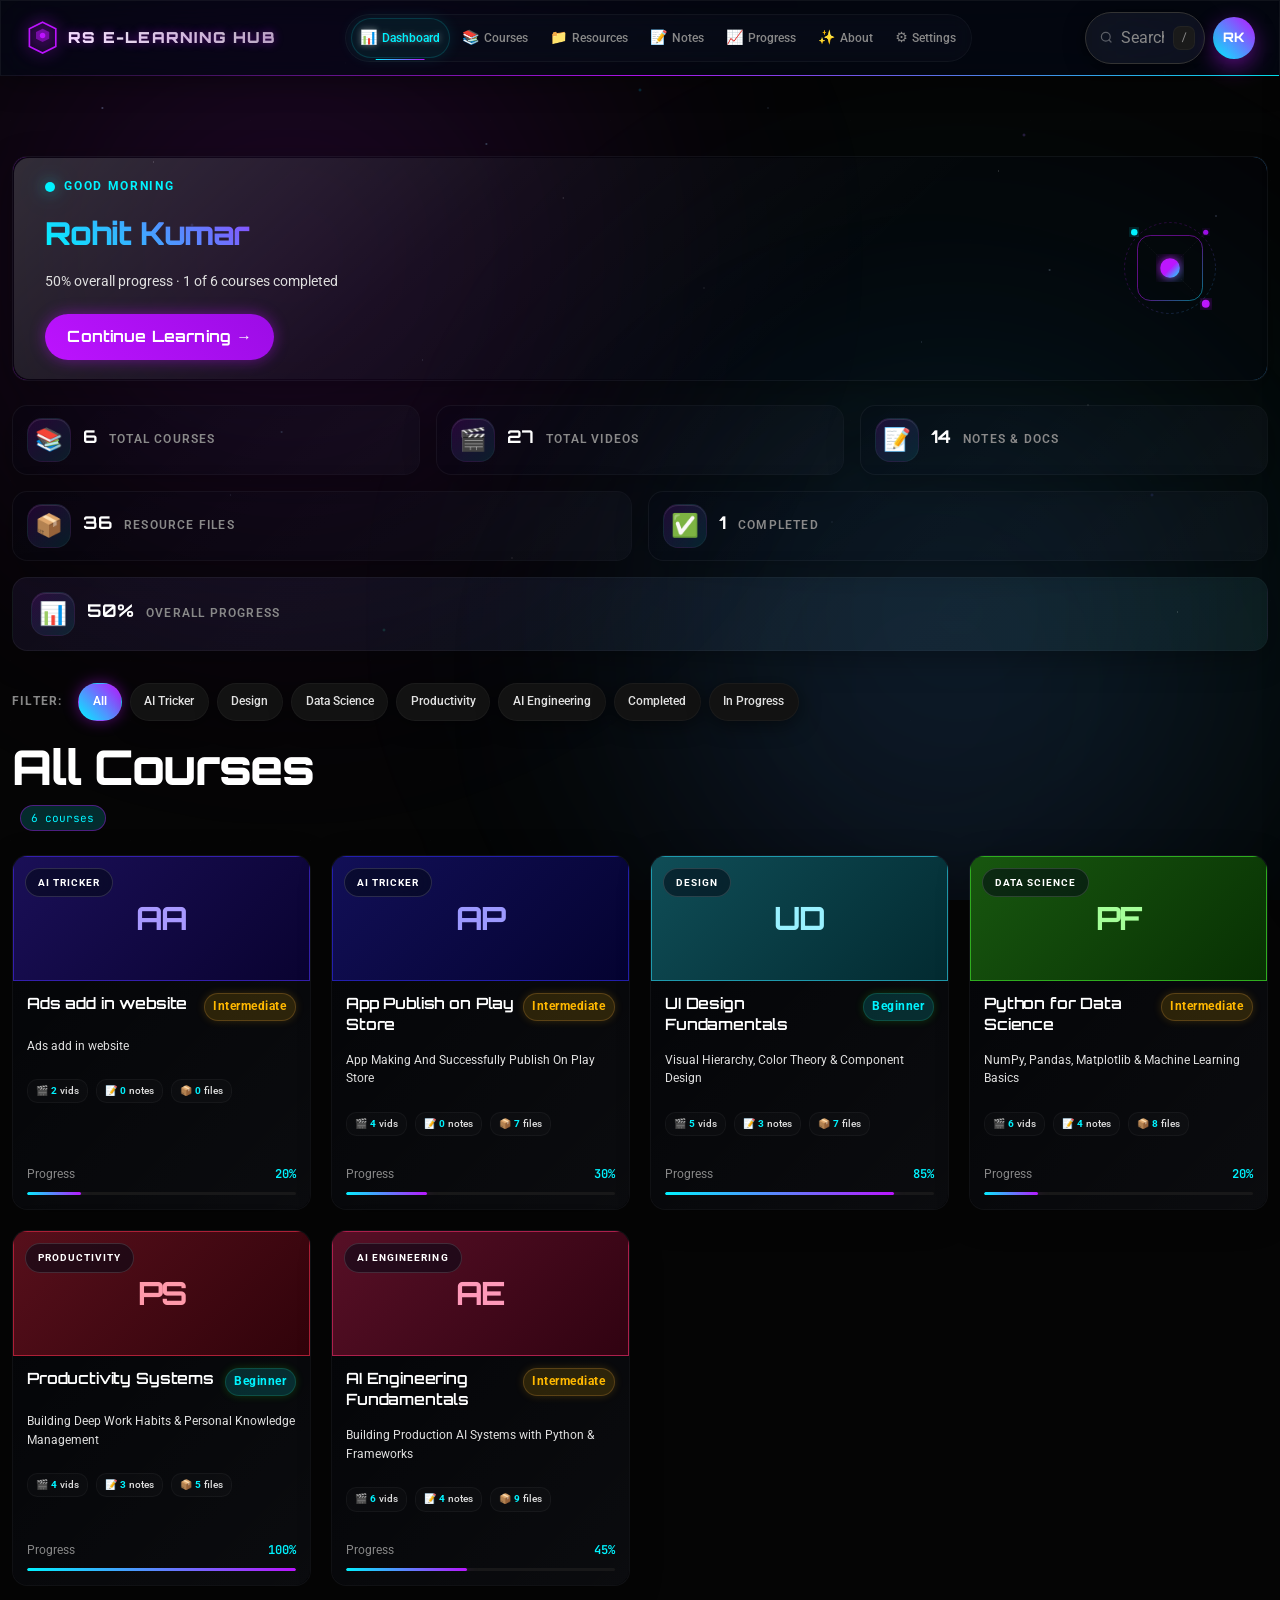
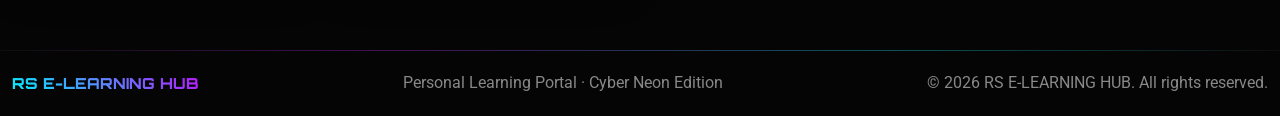
<file: index.html>
<!DOCTYPE html>
<html lang="en" data-theme="dark">
<head>
  <meta charset="UTF-8" />
  <meta name="viewport" content="width=device-width, initial-scale=1.0" />
  <title>RS E-LEARNING HUB — Personal Learning Portal</title>
  <link rel="preconnect" href="https://fonts.googleapis.com" />
  <link rel="preconnect" href="https://fonts.gstatic.com" crossorigin />
  <link href="https://fonts.googleapis.com/css2?family=Orbitron:wght@500;700;800;900&family=Roboto:wght@300;400;500;700&family=JetBrains+Mono:wght@400;500&display=swap" rel="stylesheet" />
  <link rel="stylesheet" href="css/style.css" />
</head>
<body>

  <!-- Glowing Space Nebula Auras (Hardware Accelerated GPU Nebulae) -->
  <div class="nebula-glow-container">
    <div class="nebula-glow-1"></div>
    <div class="nebula-glow-2"></div>
    <div class="nebula-glow-3"></div>
  </div>

  <!-- Cybernetic Digital Grid Blueprint -->
  <div class="cyber-grid"></div>

  <!-- Cosmic Star Rain Background -->
  <div class="star-rain-container">
    <div class="shooting-star"></div>
    <div class="shooting-star"></div>
    <div class="shooting-star"></div>
    <div class="shooting-star"></div>
    <div class="shooting-star"></div>
    <div class="shooting-star"></div>
    <div class="shooting-star"></div>
  </div>

  <!-- App Shell Container -->
  <div class="app-shell">

    <!-- ═══════════════════════════════════════════ SIDEBAR NAVIGATION (Desktop) ═══ -->
    <aside class="sidebar-nav" id="sidebarNav">
      <div class="sidebar-header">
        <div class="brand">
          <div class="brand-mark">
            <svg viewBox="0 0 32 32" fill="none" xmlns="http://www.w3.org/2000/svg">
              <path d="M16 2L28 8V24L16 30L4 24V8L16 2Z" stroke="currentColor" stroke-width="1.5" fill="none"/>
              <path d="M16 8L22 11V17L16 20L10 17V11L16 8Z" fill="currentColor" opacity="0.5"/>
              <circle cx="16" cy="14" r="2.5" fill="currentColor"/>
            </svg>
          </div>
          <span class="brand-name">RS E-LEARNING HUB</span>
        </div>
        <button class="sidebar-toggle-btn" id="sidebarToggleBtn" aria-label="Toggle Sidebar">
          <svg viewBox="0 0 24 24" fill="none" stroke="currentColor" stroke-width="2" stroke-linecap="round" stroke-linejoin="round" width="16" height="16">
            <path d="M15 18l-6-6 6-6" id="toggleIconPath"/>
          </svg>
        </button>
      </div>
      
      <!-- Desktop Sidebar Links -->
      <nav class="sidebar-links" id="mainNav">
        <button class="nav-link active" data-section="dashboard">
          <span class="nav-icon">📊</span> <span class="nav-text">Dashboard</span>
        </button>
        <button class="nav-link" data-section="courses">
          <span class="nav-icon">📚</span> <span class="nav-text">Courses</span>
        </button>
        <button class="nav-link" data-section="resources">
          <span class="nav-icon">📁</span> <span class="nav-text">Resources</span>
        </button>
        <button class="nav-link" data-section="notes">
          <span class="nav-icon">📝</span> <span class="nav-text">Notes</span>
        </button>
        <button class="nav-link" data-section="progress">
          <span class="nav-icon">📈</span> <span class="nav-text">Progress</span>
        </button>
        <button class="nav-link" data-section="about">
          <span class="nav-icon">✨</span> <span class="nav-text">About</span>
        </button>
        <button class="nav-link" data-section="settings">
          <span class="nav-icon">⚙️</span> <span class="nav-text">Settings</span>
        </button>
      </nav>

      <!-- Sidebar User Profile Info -->
      <div class="sidebar-profile" id="sidebarProfileBtn" role="button" tabindex="0">
        <div class="sidebar-avatar">
          <span id="sidebarAvatarInitials">RK</span>
        </div>
        <div class="sidebar-user-info">
          <div class="sidebar-username" id="sidebarUsername">Loading…</div>
          <div class="sidebar-role">Self-learner</div>
        </div>
      </div>
    </aside>

    <!-- Overlay slide-in drawer for mobile menu -->
    <div class="mobile-nav-overlay" id="mobileNavOverlay"></div>
    <aside class="mobile-nav" id="mobileNav">
      <div class="mobile-nav-header">
        <span class="brand-name">RS E-LEARNING HUB</span>
        <button class="mobile-nav-close" id="mobileNavClose" aria-label="Close menu">✕</button>
      </div>
      <nav class="mobile-nav-links">
        <button class="nav-link active" data-section="dashboard">Dashboard</button>
        <button class="nav-link" data-section="courses">Courses</button>
        <button class="nav-link" data-section="resources">Resources</button>
        <button class="nav-link" data-section="notes">Notes</button>
        <button class="nav-link" data-section="progress">Progress</button>
        <button class="nav-link" data-section="about">About</button>
        <button class="nav-link" data-section="settings">Settings</button>
      </nav>
    </aside>

    <!-- ═══════════════════════════════════════════ MAIN WORKSPACE ═══ -->
    <div class="main-workspace">

      <!-- TOP BAR -->
      <header class="site-header" id="siteHeader">
        <div class="header-inner">
          <!-- Desktop Header Brand -->
          <div class="desktop-header-brand">
            <div class="brand-mark">
              <svg viewBox="0 0 32 32" fill="none" xmlns="http://www.w3.org/2000/svg">
                <path d="M16 2L28 8V24L16 30L4 24V8L16 2Z" stroke="currentColor" stroke-width="1.5" fill="none"/>
                <path d="M16 8L22 11V17L16 20L10 17V11L16 8Z" fill="currentColor" opacity="0.5"/>
                <circle cx="16" cy="14" r="2.5" fill="currentColor"/>
              </svg>
            </div>
            <span class="brand-name">RS E-LEARNING HUB</span>
          </div>

          <!-- Desktop Horizontal Navigation Links -->
          <nav class="desktop-nav-links" id="desktopNav">
            <button class="nav-link active" data-section="dashboard">
              <span class="nav-icon">📊</span> <span class="nav-text">Dashboard</span>
            </button>
            <button class="nav-link" data-section="courses">
              <span class="nav-icon">📚</span> <span class="nav-text">Courses</span>
            </button>
            <button class="nav-link" data-section="resources">
              <span class="nav-icon">📁</span> <span class="nav-text">Resources</span>
            </button>
            <button class="nav-link" data-section="notes">
              <span class="nav-icon">📝</span> <span class="nav-text">Notes</span>
            </button>
            <button class="nav-link" data-section="progress">
              <span class="nav-icon">📈</span> <span class="nav-text">Progress</span>
            </button>
            <button class="nav-link" data-section="about">
              <span class="nav-icon">✨</span> <span class="nav-text">About</span>
            </button>
            <button class="nav-link" data-section="settings">
              <span class="nav-icon">⚙️</span> <span class="nav-text">Settings</span>
            </button>
          </nav>

          <div class="mobile-header-brand">
            <span class="brand-name">RS E-LEARNING HUB</span>
          </div>

          <div class="header-actions">
            <!-- Premium Search Bar -->
            <div class="search-wrapper">
              <svg class="search-icon" viewBox="0 0 20 20" fill="none">
                <circle cx="8.5" cy="8.5" r="5.5" stroke="currentColor" stroke-width="1.5"/>
                <path d="M15 15L12.5 12.5" stroke="currentColor" stroke-width="1.5" stroke-linecap="round"/>
              </svg>
              <input type="search" id="globalSearch" class="search-input" placeholder="Search courses…" autocomplete="off" />
              <kbd class="search-kbd">/</kbd>
            </div>
            
            <!-- Quick Action buttons -->
            <button class="avatar-btn" id="profileBtn" aria-label="Profile">
              <span id="avatarInitials">RK</span>
            </button>
            <button class="hamburger" id="hamburger" aria-label="Menu" aria-expanded="false">
              <span></span><span></span><span></span>
            </button>
          </div>
        </div>
      </header>

      <!-- MAIN CONTENT BODY -->
      <main class="main-content" id="mainContent">

        <!-- ─── DASHBOARD SECTION ─── -->
        <section class="section active" id="sectionDashboard" data-section="dashboard">
          <div class="container">

            <!-- Premium 2-Column Hero Card -->
            <div class="hero-block glass-shine neon-border">
              <div class="hero-content">
                <div class="hero-text">
                  <p class="hero-eyebrow" id="heroGreeting">Good morning</p>
                  <h1 class="hero-title" id="heroName">Loading…</h1>
                  <p class="hero-sub" id="heroSub">Your learning journey at a glance</p>
                </div>
                <div class="hero-cta">
                  <button class="btn btn-primary btn-glow" id="continueBtn">Continue Learning →</button>
                </div>
              </div>
              <div class="hero-visual">
                <!-- Premium Cyber Interactive SVG Artwork -->
                <svg class="hero-svg" viewBox="0 0 200 200" fill="none" xmlns="http://www.w3.org/2000/svg">
                  <defs>
                    <linearGradient id="cyberGrad" x1="0%" y1="0%" x2="100%" y2="100%">
                      <stop offset="0%" stop-color="var(--accent-c)" />
                      <stop offset="50%" stop-color="var(--accent-a)" />
                      <stop offset="100%" stop-color="var(--accent-b)" />
                    </linearGradient>
                    <filter id="neonGlow" x="-20%" y="-20%" width="140%" height="140%">
                      <feGaussianBlur stdDeviation="8" result="blur" />
                      <feMerge>
                        <feMergeNode in="blur" />
                        <feMergeNode in="SourceGraphic" />
                      </feMerge>
                    </filter>
                  </defs>
                  <!-- Animated background shapes -->
                  <circle cx="100" cy="100" r="70" stroke="url(#cyberGrad)" stroke-width="1" stroke-dasharray="4 4" opacity="0.3" class="spin-slow" />
                  <rect x="50" y="50" width="100" height="100" rx="20" stroke="url(#cyberGrad)" stroke-width="1.5" opacity="0.5" class="spin-reverse" />
                  <!-- Pulsing nodes -->
                  <circle cx="100" cy="100" r="15" fill="url(#cyberGrad)" filter="url(#neonGlow)" class="pulse-glow" />
                  <circle cx="45" cy="45" r="5" fill="var(--accent-b)" filter="url(#neonGlow)" />
                  <circle cx="155" cy="155" r="6" fill="var(--accent-c)" filter="url(#neonGlow)" />
                  <circle cx="155" cy="45" r="4" fill="var(--accent-e)" filter="url(#neonGlow)" />
                  <!-- Connecting visual data paths -->
                  <path d="M45 45L85 85" stroke="var(--border)" stroke-width="1" stroke-dasharray="2 2" />
                  <path d="M155 155L115 115" stroke="var(--border)" stroke-width="1" stroke-dasharray="2 2" />
                  <path d="M155 45L115 85" stroke="var(--border)" stroke-width="1" stroke-dasharray="2 2" />
                </svg>
              </div>
            </div>

            <!-- Bento-ready Stats Grid -->
            <div class="stats-grid" id="statsGrid">
              <!-- Rendered by progress.js -->
            </div>

            <!-- Filter row chips -->
            <div class="filter-row" id="filterRow">
              <span class="filter-label">Filter:</span>
              <div class="filter-chips" id="filterChips">
                <!-- Rendered by app.js -->
              </div>
            </div>

            <!-- Featured Course Block -->
            <div class="featured-block" id="featuredBlock">
              <!-- Rendered by courses.js -->
            </div>

            <!-- All Courses Grid -->
            <div class="section-header">
              <h2 class="section-title">All Courses</h2>
              <span class="course-count" id="courseCount"></span>
            </div>
            <div class="courses-grid" id="coursesGrid">
              <!-- Rendered by courses.js -->
            </div>

          </div>
        </section>

        <!-- ─── COURSES SECTION ─── -->
        <section class="section" id="sectionCourses" data-section="courses">
          <div class="container">
            <div class="section-header">
              <h2 class="section-title">Courses Library</h2>
            </div>
            <div class="filter-row">
              <div class="filter-chips" id="courseFilterChips"></div>
            </div>
            <div class="courses-grid" id="coursesGridFull">
              <!-- Rendered by courses.js -->
            </div>
          </div>
        </section>

        <!-- ─── COURSE DETAIL SECTION ─── -->
        <section class="section" id="sectionCourseDetail" data-section="courseDetail">
          <div class="container">
            <button class="back-btn" id="backFromDetail">
              <svg viewBox="0 0 20 20" fill="none" width="16" height="16">
                <path d="M12 4L6 10L12 16" stroke="currentColor" stroke-width="1.5" stroke-linecap="round" stroke-linejoin="round"/>
              </svg>
              Back to Courses
            </button>
            <div id="courseDetailContent">
              <!-- Rendered by courses.js -->
            </div>
          </div>
        </section>

        <!-- ─── RESOURCES SECTION ─── -->
        <section class="section" id="sectionResources" data-section="resources">
          <div class="container">
            <div class="section-header">
              <h2 class="section-title">Resources Hub</h2>
              <p class="section-desc">All your files, notes, and reference materials in one place.</p>
            </div>
            <div id="resourcesOverview">
              <!-- Rendered by resources.js -->
            </div>
          </div>
        </section>

        <!-- ─── NOTES SECTION ─── -->
        <section class="section" id="sectionNotes" data-section="notes">
          <div class="container">
            <div class="section-header">
              <h2 class="section-title">Notes Hub</h2>
              <p class="section-desc">All your lecture notes, summaries, and cheatsheets in one place.</p>
            </div>
            <div id="notesOverview">
              <!-- Rendered by notes.js -->
            </div>
          </div>
        </section>

        <!-- ─── PROGRESS SECTION ─── -->
        <section class="section" id="sectionProgress" data-section="progress">
          <div class="container">
            <div class="section-header">
              <h2 class="section-title">Progress Tracker</h2>
            </div>
            <div id="progressContent">
              <!-- Rendered by progress.js -->
            </div>
          </div>
        </section>

        <!-- ─── ABOUT SECTION ─── -->
        <section class="section" id="sectionAbout" data-section="about">
          <div class="container">
            <div class="about-block glass-shine neon-border">
              <div class="about-icon">
                <svg viewBox="0 0 32 32" fill="none" xmlns="http://www.w3.org/2000/svg" width="48" height="48">
                  <path d="M16 2L28 8V24L16 30L4 24V8L16 2Z" stroke="currentColor" stroke-width="1.5"/>
                  <circle cx="16" cy="14" r="4" stroke="currentColor" stroke-width="1.5"/>
                </svg>
              </div>
              <h2 class="about-title">RS E-LEARNING HUB</h2>
              <p class="about-desc">A premium personal learning portal built to help you manage, organize, and track your self-study journey. Everything you learn, in one beautiful place.</p>
              <div class="about-meta">
                <span class="meta-pill">Version 1.0</span>
                <span class="meta-pill">Personal Use</span>
                <span class="meta-pill">Vanilla JS</span>
              </div>
            </div>
          </div>
        </section>

        <!-- ─── SETTINGS SECTION ─── -->
        <section class="section" id="sectionSettings" data-section="settings">
          <div class="container">
            <div class="section-header">
              <h2 class="section-title">Settings & Profile</h2>
            </div>
            <div id="settingsContent">
              <!-- Rendered by app.js -->
            </div>
          </div>
        </section>

      </main>

      <!-- FOOTER -->
      <footer class="site-footer">
        <div class="footer-inner">
          <span class="footer-brand">RS E-LEARNING HUB</span>
          <span class="footer-copy">Personal Learning Portal · Cyber Neon Edition</span>
          <span class="footer-copyright">© 2026 RS E-LEARNING HUB. All rights reserved.</span>
        </div>
      </footer>

    </div>

    <!-- ═══════════════════════════════════════════ MOBILE BOTTOM NAVIGATION ═══ -->
    <nav class="mobile-bottom-nav">
      <button class="mobile-bottom-link nav-link active" data-section="dashboard">
        <span class="bottom-icon">📊</span>
        <span class="bottom-label">Dashboard</span>
      </button>
      <button class="mobile-bottom-link nav-link" data-section="courses">
        <span class="bottom-icon">📚</span>
        <span class="bottom-label">Courses</span>
      </button>
      <button class="mobile-bottom-link nav-link" data-section="resources">
        <span class="bottom-icon">📁</span>
        <span class="bottom-label">Resources</span>
      </button>
      <button class="mobile-bottom-link nav-link" data-section="notes">
        <span class="bottom-icon">📝</span>
        <span class="bottom-label">Notes</span>
      </button>
      <button class="mobile-bottom-link nav-link" data-section="progress">
        <span class="bottom-icon">📈</span>
        <span class="bottom-label">Progress</span>
      </button>
      <button class="mobile-bottom-link nav-link" data-section="settings">
        <span class="bottom-icon">⚙️</span>
        <span class="bottom-label">Settings</span>
      </button>
    </nav>

  </div>

  <!-- ═══════════════════════════════════════════ SCRIPTS ═══ -->
  <!-- Course Database Nodes -->
  <script src="js/category.js"></script>
  <script src="js/data/course_c1.js"></script>
  <script src="js/data/course_c2.js"></script>
  <script src="js/data/course_c3.js"></script>
  <script src="js/data/course_c4.js"></script>
  <script src="js/data/course_c5.js"></script>
  <script src="js/data/course_c6.js"></script>

  <!-- Core Logic Modules -->
  <script src="js/data.js"></script>
  <script src="js/ui.js"></script>
  <script src="js/theme.js"></script>
  <script src="js/progress.js"></script>
  <script src="js/resources.js"></script>
  <script src="js/notes.js"></script>
  <script src="js/courses.js"></script>
  <script src="js/app.js"></script>

</body>
</html>
</file>
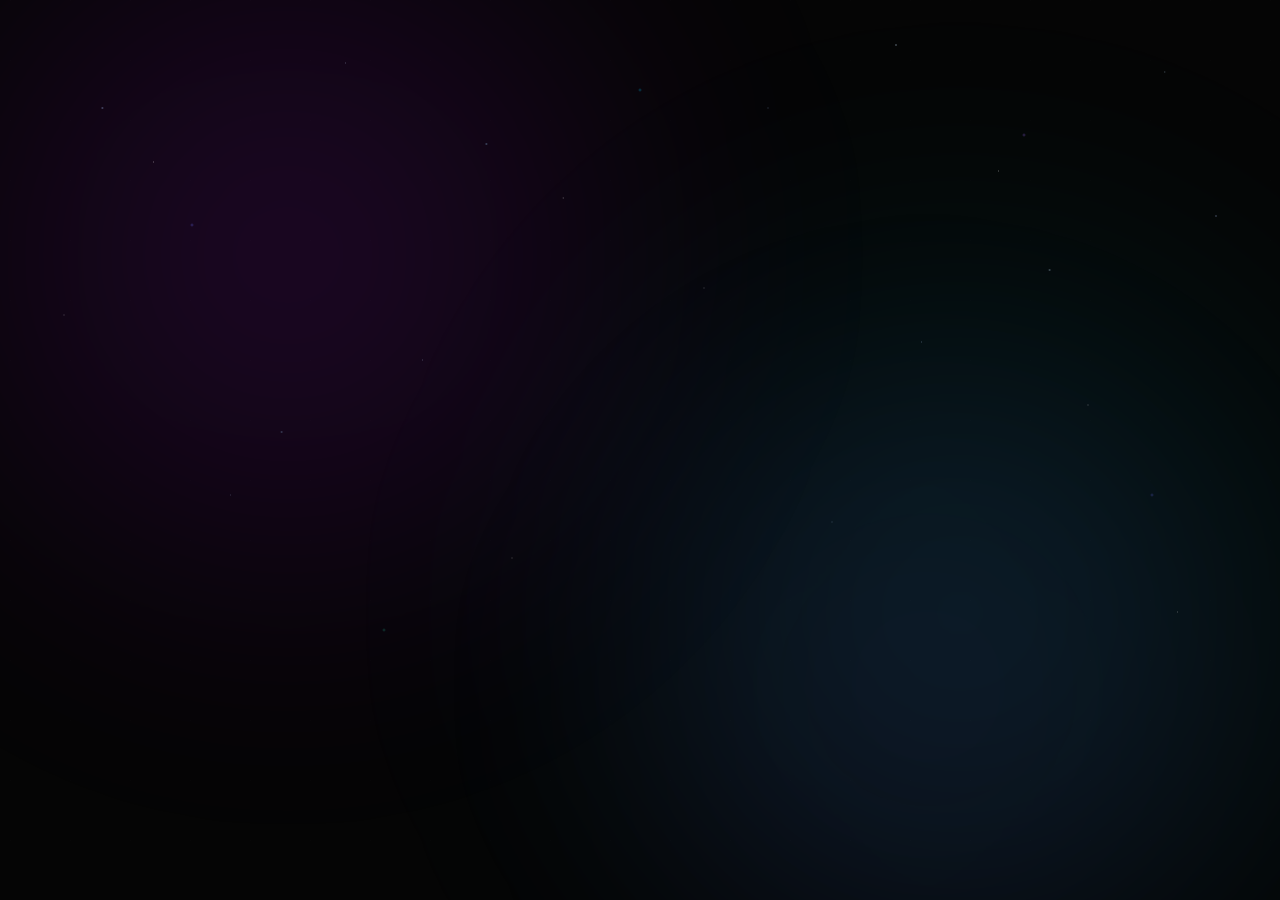
<file: template.html>
<!DOCTYPE html>
<html lang="en" data-theme="dark">
<head>
  <meta charset="UTF-8" />
  <meta name="viewport" content="width=device-width, initial-scale=1.0" />
  <title>RS E-LEARNING HUB — Blueprint Template</title>

  <!-- ═══════════════════════════════════════════ STYLES & FONTS ═══ -->
  
  <!-- Premium Google Fonts (Orbitron, Roboto, JetBrains Mono) -->
  <link rel="preconnect" href="https://fonts.googleapis.com" />
  <link rel="preconnect" href="https://fonts.gstatic.com" crossorigin />
  <link href="https://fonts.googleapis.com/css2?family=Orbitron:wght@500;700;800;900&family=Roboto:wght@300;400;500;700&family=JetBrains+Mono:wght@400;500&display=swap" rel="stylesheet" />

  <!-- Core Stylesheet (Cyber Neon Glassmorphic design tokens & responsive components) -->
  <link rel="stylesheet" href="css/style.css" />
</head>
<body>

  <!-- Glowing Space Nebula Auras (Hardware Accelerated GPU Nebulae Background) -->
  <div class="nebula-glow-container">
    <div class="nebula-glow-1"></div>
    <div class="nebula-glow-2"></div>
    <div class="nebula-glow-3"></div>
  </div>

  <!-- Cybernetic Digital Grid Blueprint -->
  <div class="cyber-grid"></div>

  <!-- Cosmic Star Rain Background -->
  <div class="star-rain-container">
    <div class="shooting-star"></div>
    <div class="shooting-star"></div>
    <div class="shooting-star"></div>
    <div class="shooting-star"></div>
    <div class="shooting-star"></div>
    <div class="shooting-star"></div>
    <div class="shooting-star"></div>
  </div>

  <!-- App Shell Blueprint Layout (Header, collapsible Sidebar, and main workspace) -->
  <div class="app-shell">

    <!-- Sidebar Navigation -->
    <aside class="sidebar-nav" id="sidebarNav">
      <div class="sidebar-header">
        <div class="brand">
          <div class="brand-mark">
            <svg viewBox="0 0 32 32" fill="none" xmlns="http://www.w3.org/2000/svg">
              <path d="M16 2L28 8V24L16 30L4 24V8L16 2Z" stroke="currentColor" stroke-width="1.5" fill="none"/>
              <path d="M16 8L22 11V17L16 20L10 17V11L16 8Z" fill="currentColor" opacity="0.5"/>
              <circle cx="16" cy="14" r="2.5" fill="currentColor"/>
            </svg>
          </div>
          <span class="brand-name">RS E-LEARNING HUB</span>
        </div>
        <button class="sidebar-toggle-btn" id="sidebarToggleBtn" aria-label="Toggle Sidebar">
          <svg viewBox="0 0 24 24" fill="none" stroke="currentColor" stroke-width="2" stroke-linecap="round" stroke-linejoin="round" width="16" height="16">
            <path d="M15 18l-6-6 6-6" id="toggleIconPath"/>
          </svg>
        </button>
      </div>
      
      <nav class="sidebar-links" id="mainNav">
        <!-- Links go here -->
      </nav>
    </aside>

    <!-- Main Content Workspace -->
    <div class="main-workspace">
      <!-- Your Custom Dashboard, Course Details, or Page Content goes here -->
    </div>

  </div>

  <!-- ═══════════════════════════════════════════ JAVASCRIPT SCRIPTS ═══ -->
  
  <!-- 
    Step 1: Load Course Databases
    These append individual course details to the global window.CourseList array.
  -->
  <script src="js/category.js"></script>
  <script src="js/data/course_c1.js"></script> <!-- Course 1: Ads add in website -->
  <script src="js/data/course_c2.js"></script> <!-- Course 2: App Publish on Play Store -->
  <script src="js/data/course_c3.js"></script> <!-- Course 3: UI Design Fundamentals -->
  <script src="js/data/course_c4.js"></script> <!-- Course 4: Python for Data Science -->
  <script src="js/data/course_c5.js"></script> <!-- Course 5: Productivity Systems -->
  <script src="js/data/course_c6.js"></script> <!-- Course 6: AI Engineering Fundamentals -->

  <!-- 
    Step 2: Core Logic Modules
    AppData dynamically aggregates all window.CourseList items on load.
  -->
  <script src="js/data.js"></script>      <!-- App Data Aggregator -->
  <script src="js/ui.js"></script>        <!-- UI Core Utilities (Escaping, Sidebar control) -->
  <script src="js/theme.js"></script>     <!-- Dark Cyber Neon Theme Enforcer -->
  <script src="js/progress.js"></script>  <!-- Course & video stats tracker -->
  <script src="js/resources.js"></script> <!-- Resource hub download list engine -->
  <script src="js/notes.js"></script>     <!-- Notes Hub rendering engine -->
  <script src="js/courses.js"></script>   <!-- Course cards grid & Cinema Playlist overlay -->
  <script src="js/app.js"></script>       <!-- Core Controller & Event binding orchestrator -->

</body>
</html>
</file>
<file: css/style.css>
/* ═══════════════════════════════════════════════════════════════════════════
   RS E-LEARNING HUB — OBSIDIAN AURORA EDITION
   Premium Cinematic Glass UI · Dark/Light · Fully Responsive · Animated
   ═══════════════════════════════════════════════════════════════════════════

   Sections:
   01 · Font Imports
   02 · Reset
   03 · Root Design Tokens
   04 · Light Theme
   05 · Dark Theme
   06 · Global Base
   07 · Background & Cosmic Atmosphere
   08 · Reusable Utilities & Helpers
   09 · Header & Navigation
   10 · Mobile Navigation
   11 · Hero
   12 · Stats
   13 · Filters & Section Headers
   14 · Featured Block
   15 · Courses Grid & Cards
   16 · Course Detail
   17 · Tabs
   18 · Video List
   19 · Notes & Resources
   20 · Progress Section
   21 · Buttons & Forms
   22 · Settings
   23 · About & Empty States
   24 · Footer
   25 · Animations Keyframes
   26 · Responsive Breakpoints
   27 · Reduced Motion
   ═══════════════════════════════════════════════════════════════════════════ */


/* ─────────────────────────────────────────────────────────────────────────
   01 · FONT IMPORTS  (embed in HTML <head> for fastest load)

   <link rel="preconnect" href="https://fonts.googleapis.com">
   <link rel="preconnect" href="https://fonts.gstatic.com" crossorigin>
   <link href="https://fonts.googleapis.com/css2?
     family=Syne:wght@400;500;600;700;800&
     family=DM+Sans:ital,opsz,wght@0,9..40,300;0,9..40,400;0,9..40,500;0,9..40,600;1,9..40,300&
     family=Fira+Code:wght@400;500;600&
     display=swap" rel="stylesheet">
   ───────────────────────────────────────────────────────────────────────── */


/* ─────────────────────────────────────────────────────────────────────────
   02 · RESET
   ───────────────────────────────────────────────────────────────────────── */
*,
*::before,
*::after {
  box-sizing: border-box;
  margin: 0;
  padding: 0;
}

html {
  scroll-behavior: smooth;
  font-size: 16px;
  -webkit-text-size-adjust: 100%;
  text-size-adjust: 100%;
  height: 100%;
}

img, picture, svg, canvas { display: block; max-width: 100%; height: auto; }
video { display: block; max-width: 100%; height: auto; }
button, input, textarea, select  { font: inherit; color: inherit; }
button    { cursor: pointer; border: none; background: none; }
input, textarea, select { border: none; outline: none; }
a         { color: inherit; text-decoration: none; }
ul        { list-style: none; }
h1, h2, h3, h4, h5, h6 { line-height: 1.1; letter-spacing: -0.025em; }
code, .mono { font-family: var(--font-mono); }

::selection {
  background: var(--accent-select);
  color: var(--text-primary);
}

:focus-visible {
  outline: 2px solid var(--accent-b);
  outline-offset: 3px;
  border-radius: var(--r-sm);
}


/* ─────────────────────────────────────────────────────────────────────────
   03 · ROOT DESIGN TOKENS  (theme-agnostic)
   ───────────────────────────────────────────────────────────────────────── */
:root {
  color-scheme: dark light;

  /* Typography */
  --font-display : 'Orbitron', 'Space Grotesk', sans-serif;
  --font-body    : 'Roboto', system-ui, sans-serif;
  --font-mono    : 'JetBrains Mono', 'Fira Code', monospace;

  /* Fluid Type Scale */
  --tx-2xs : clamp(0.68rem,  0.64rem + 0.18vw, 0.75rem);
  --tx-xs  : clamp(0.75rem,  0.70rem + 0.22vw, 0.85rem);
  --tx-sm  : clamp(0.875rem, 0.82rem + 0.24vw, 0.97rem);
  --tx-base: clamp(1rem,     0.95rem + 0.26vw, 1.1rem);
  --tx-lg  : clamp(1.12rem,  1.02rem + 0.45vw, 1.35rem);
  --tx-xl  : clamp(1.4rem,   1.1rem  + 1.1vw,  2rem);
  --tx-2xl : clamp(1.9rem,   1.3rem  + 2.2vw,  3rem);
  --tx-3xl : clamp(2.4rem,   1.5rem  + 3.5vw,  4.5rem);

  /* Spacing */
  --sp-1 : 0.25rem;
  --sp-2 : 0.5rem;
  --sp-3 : 0.75rem;
  --sp-4 : 1rem;
  --sp-5 : 1.25rem;
  --sp-6 : 1.5rem;
  --sp-8 : 2rem;
  --sp-10: 2.5rem;
  --sp-12: 3rem;
  --sp-16: 4rem;
  --sp-20: 5rem;

  /* Border Radii */
  --r-xs  : 0.4rem;
  --r-sm  : 0.65rem;
  --r-md  : 0.95rem;
  --r-lg  : 1.25rem;
  --r-xl  : 1.6rem;
  --r-2xl : 2rem;
  --r-pill: 999px;

  /* Layout */
  --container: 1260px;
  --header-h : 72px;

  /* Motion Curves */
  --ease-out-expo: cubic-bezier(0.16, 1, 0.3, 1);
  --ease-in-expo : cubic-bezier(0.7, 0, 0.84, 0);
  --ease-spring  : cubic-bezier(0.34, 1.56, 0.64, 1);
  --ease-smooth  : cubic-bezier(0.25, 0.46, 0.45, 0.94);

  /* Motion Durations */
  --dur-fast : 160ms;
  --dur-base : 260ms;
  --dur-slow : 440ms;
  --dur-xslow: 700ms;

  /* Transitions */
  --t-fast: var(--dur-fast) var(--ease-out-expo);
  --t-base: var(--dur-base) var(--ease-out-expo);
  --t-slow: var(--dur-slow) var(--ease-out-expo);
}


/* ─────────────────────────────────────────────────────────────────────────
   04 · DYNAMIC DARK THEME VARIABLES (LIGHT THEME REMOVED 100%)
   ───────────────────────────────────────────────────────────────────────── */
:root {
  /* Backgrounds */
  --bg-void    : #050505;
  --bg-base    : #050505;
  --bg-base-2  : #121212;
  --bg-surface : rgba(20,20,20,0.70);
  --bg-surface-s: rgba(10,10,10,0.85);
  --bg-card    : #121212;
  --bg-card-s  : #1a1a1a;
  --bg-hover   : #1a1a1a;
  --bg-input   : rgba(255,255,255,0.05);
  --bg-overlay : rgba(0,0,0,0.80);

  /* Text */
  --text-primary  : #ffffff;
  --text-secondary: #e0e0e0;
  --text-muted    : #888888;
  --text-faint    : #555555;
  --text-on-accent: #ffffff;
  --text-inverse  : #050505;

  /* Borders */
  --border      : rgba(255,255,255,0.08);
  --border-soft : rgba(255,255,255,0.04);
  --border-mid  : rgba(0,243,255,0.20);
  --border-strong: rgba(188,19,254,0.40);

  /* Accents */
  --accent-a      : #bc13fe;        /* Neon Pink */
  --accent-b      : #00f3ff;        /* Neon Blue */
  --accent-c      : #bc13fe;        /* Neon Pink Secondary */
  --accent-d      : #00f3ff;        /* Neon Blue Secondary */
  --accent-e      : #9c0ce6;        /* Deep Purple */
  
  --accent-a-soft : rgba(188,19,254,0.18);
  --accent-b-soft : rgba(0,243,255,0.16);
  --accent-c-soft : rgba(188,19,254,0.16);
  --accent-d-soft : rgba(0,243,255,0.14);
  --accent-e-soft : rgba(156,12,230,0.12);
  
  --accent-glow-a : rgba(188,19,254,0.45);
  --accent-glow-b : rgba(0,243,255,0.38);
  --accent-glow-c : rgba(188,19,254,0.35);
  --accent-select : rgba(0,243,255,0.24);

  /* Semantic */
  --success      : #00f3ff;
  --success-soft : rgba(0,243,255,0.15);
  --warn         : #ffb800;
  --warn-soft    : rgba(255,184,0,0.15);
  --danger       : #bc13fe;
  --danger-soft  : rgba(188,19,254,0.16);

  /* Gradients */
  --grad-main  : linear-gradient(45deg, #00f3ff 0%, #bc13fe 100%);
  --grad-vivid : linear-gradient(45deg, #bc13fe 0%, #9c0ce6 100%);
  --grad-soft  : linear-gradient(135deg, rgba(188,19,254,0.15), rgba(0,243,255,0.10));
  --grad-border: linear-gradient(90deg, #00f3ff, #bc13fe);
  --grad-glow  : linear-gradient(135deg, rgba(188,19,254,0.10), rgba(0,243,255,0.07));

  /* Glass */
  --glass-blur : blur(26px);
  --glass-sat  : saturate(180%);

  /* Shadows */
  --shadow-sm  : 0 4px 20px rgba(0,0,0,0.50);
  --shadow-md  : 0 10px 30px rgba(0,0,0,0.50), 0 0 20px rgba(0,243,255,0.10);
  --shadow-lg  : 0 24px 60px rgba(0,0,0,0.60);
  --shadow-glow: 0 0 15px rgba(0,243,255,0.20), 0 0 35px rgba(0,243,255,0.30);
  --shadow-glow-b: 0 0 15px rgba(188,19,254,0.20), 0 0 28px rgba(188,19,254,0.25);
}


/* ─────────────────────────────────────────────────────────────────────────
   06 · GLOBAL BASE
   ───────────────────────────────────────────────────────────────────────── */
body {
  min-height: 100vh;
  min-height: 100dvh;
  font-family: var(--font-body);
  font-size: var(--tx-base);
  line-height: 1.65;
  color: var(--text-primary);
  background-color: var(--bg-base);
  overflow-x: hidden;
  display: flex;
  flex-direction: column;
  transition:
    background-color var(--t-slow),
    color var(--t-base);
}

h1, h2, h3, h4, h5, h6 {
  font-family: var(--font-display);
}

.main-content {
  flex: 1;
  padding-top: calc(var(--header-h) + var(--sp-4));
}

.section {
  display: none;
  padding-block: clamp(var(--sp-8), 5vw, var(--sp-16));
  animation: fadeUp var(--dur-slow) var(--ease-out-expo) both;
}

.section.active {
  display: block;
}


/* ─────────────────────────────────────────────────────────────────────────
   07 · BACKGROUND & COSMIC ATMOSPHERE
   ───────────────────────────────────────────────────────────────────────── */

/* Layered cosmic canvas on the body */
body::before,
body::after {
  content: "";
  position: fixed;
  inset: 0;
  pointer-events: none;
  z-index: 0;
}

/* Primary aurora gradient layer */
body::before {
  background: #050505;
  animation: none;
}

/* Hardware-Accelerated space nebulae mapping */
.nebula-glow-container {
  position: fixed;
  inset: 0;
  overflow: hidden;
  pointer-events: none;
  z-index: 0;
}

.nebula-glow-1 {
  position: absolute;
  top: -25%;
  left: -15%;
  width: 75vw;
  height: 75vw;
  border-radius: 50%;
  background: radial-gradient(circle, rgba(188, 19, 254, 0.15) 0%, transparent 70%);
  filter: blur(100px);
  animation: nebulaPulse1 28s ease-in-out infinite alternate;
  will-change: transform;
}

.nebula-glow-2 {
  position: absolute;
  bottom: -25%;
  right: -15%;
  width: 80vw;
  height: 80vw;
  border-radius: 50%;
  background: radial-gradient(circle, rgba(0, 243, 255, 0.12) 0%, transparent 70%);
  filter: blur(100px);
  animation: nebulaPulse2 34s ease-in-out infinite alternate;
  will-change: transform;
}

.nebula-glow-3 {
  position: absolute;
  top: 30%;
  left: 40%;
  width: 65vw;
  height: 65vw;
  border-radius: 50%;
  background: radial-gradient(circle, rgba(156, 12, 230, 0.08) 0%, transparent 70%);
  filter: blur(90px);
  animation: nebulaPulse3 30s ease-in-out infinite alternate;
  will-change: transform;
}

/* Cybernetic Digital Grid Blueprint */
.cyber-grid {
  position: fixed;
  inset: 0;
  pointer-events: none;
  z-index: 0;
  background-image: 
    linear-gradient(rgba(255, 255, 255, 0.007) 1px, transparent 1px),
    linear-gradient(90deg, rgba(255, 255, 255, 0.007) 1px, transparent 1px);
  background-size: 60px 60px;
  background-position: center;
  opacity: 0.85;
}

/* Nebula animations */
@keyframes nebulaPulse1 {
  0% { transform: translate(0, 0) scale(1); }
  50% { transform: translate(8%, 4%) scale(1.15); }
  100% { transform: translate(0, 0) scale(1); }
}
@keyframes nebulaPulse2 {
  0% { transform: translate(0, 0) scale(1); }
  50% { transform: translate(-6%, -5%) scale(1.1); }
  100% { transform: translate(0, 0) scale(1); }
}
@keyframes nebulaPulse3 {
  0% { transform: translate(0, 0) scale(1); }
  50% { transform: translate(4%, -8%) scale(1.18); }
  100% { transform: translate(0, 0) scale(1); }
}

/* Star-field layer — CSS-only constellation dots */
body::after {
  background-image:
    /* fine grain stars */
    radial-gradient(circle 1px at 12% 18%, rgba(255,255,255,0.55) 0%, transparent 100%),
    radial-gradient(circle 1px at 27% 7%,  rgba(200,220,255,0.45) 0%, transparent 100%),
    radial-gradient(circle 1px at 44% 22%, rgba(255,255,255,0.50) 0%, transparent 100%),
    radial-gradient(circle 1px at 60% 12%, rgba(180,210,255,0.40) 0%, transparent 100%),
    radial-gradient(circle 1px at 78% 19%, rgba(255,255,255,0.55) 0%, transparent 100%),
    radial-gradient(circle 1px at 91% 8%,  rgba(200,230,255,0.50) 0%, transparent 100%),
    radial-gradient(circle 1px at 5%  35%, rgba(255,255,255,0.38) 0%, transparent 100%),
    radial-gradient(circle 1px at 33% 40%, rgba(200,220,255,0.42) 0%, transparent 100%),
    radial-gradient(circle 1px at 55% 32%, rgba(255,255,255,0.35) 0%, transparent 100%),
    radial-gradient(circle 1px at 72% 38%, rgba(180,210,255,0.45) 0%, transparent 100%),
    radial-gradient(circle 1px at 85% 45%, rgba(255,255,255,0.40) 0%, transparent 100%),
    radial-gradient(circle 1px at 18% 55%, rgba(200,220,255,0.32) 0%, transparent 100%),
    radial-gradient(circle 1px at 40% 62%, rgba(255,255,255,0.38) 0%, transparent 100%),
    radial-gradient(circle 1px at 65% 58%, rgba(180,210,255,0.35) 0%, transparent 100%),
    radial-gradient(circle 1px at 92% 68%, rgba(255,255,255,0.42) 0%, transparent 100%),
    /* medium glow stars */
    radial-gradient(circle 1.5px at 8%  12%, rgba(180,200,255,0.60) 0%, transparent 100%),
    radial-gradient(circle 1.5px at 38% 16%, rgba(160,210,255,0.55) 0%, transparent 100%),
    radial-gradient(circle 1.5px at 70%  5%, rgba(200,230,255,0.60) 0%, transparent 100%),
    radial-gradient(circle 1.5px at 95% 24%, rgba(180,200,255,0.50) 0%, transparent 100%),
    radial-gradient(circle 1.5px at 22% 48%, rgba(160,210,255,0.45) 0%, transparent 100%),
    radial-gradient(circle 1.5px at 82% 30%, rgba(200,230,255,0.55) 0%, transparent 100%),
    /* accent tinted stars */
    radial-gradient(circle 2px at 15% 25%, rgba(110,111,255,0.50) 0%, transparent 100%),
    radial-gradient(circle 2px at 50% 10%, rgba(0,204,255,0.45)   0%, transparent 100%),
    radial-gradient(circle 2px at 80% 15%, rgba(160,109,255,0.48) 0%, transparent 100%),
    radial-gradient(circle 2px at 30% 70%, rgba(45,232,184,0.35)  0%, transparent 100%),
    radial-gradient(circle 2px at 90% 55%, rgba(110,111,255,0.42) 0%, transparent 100%);
  opacity: 0.7;
  animation: starFloat 28s linear infinite;
}

/* Light theme: reduce star visibility */
[data-theme="light"] body::after,
@media (prefers-color-scheme: light) { :root:not([data-theme]) body::after {} }

[data-theme="light"] body::after {
  opacity: 0.12;
}

[data-theme="light"] body::before {
  background:
    radial-gradient(ellipse 80% 60% at 15% 5%,  rgba(79,82,232,0.09)  0%, transparent 55%),
    radial-gradient(ellipse 60% 50% at 88% 8%,  rgba(0,153,232,0.07)  0%, transparent 50%),
    radial-gradient(ellipse 50% 40% at 50% 95%, rgba(108,61,228,0.06) 0%, transparent 50%),
    linear-gradient(180deg, var(--bg-base-2) 0%, var(--bg-base) 60%, var(--bg-void) 100%);
}

/* All content above backgrounds */
body > *:not(.nebula-glow-container):not(.cyber-grid):not(.star-rain-container) {
  position: relative;
  z-index: 1;
}


/* ─────────────────────────────────────────────────────────────────────────
   08 · REUSABLE UTILITIES & HELPERS
   ───────────────────────────────────────────────────────────────────────── */

/* Layout */
.container {
  width: min(100% - 24px, var(--container));
  margin-inline: auto;
}

/* Glass surface mixin applied to key elements */
.glass,
.site-header,
.stat-card,
.featured-card,
.course-card,
.note-card,
.resource-course-block,
.progress-overall,
.course-progress-item,
.settings-card,
.course-stats-sidebar,
.video-item,
.resource-file-card,
.info-pill,
.meta-pill,
.filter-chip,
.theme-toggle,
.search-input,
.settings-input,
.mobile-nav,
.back-btn {
  background: var(--bg-card);
  border: 1px solid var(--border);
  backdrop-filter: var(--glass-blur) var(--glass-sat);
  -webkit-backdrop-filter: var(--glass-blur) var(--glass-sat);
  box-shadow: var(--shadow-sm);
}

/* Gradient text utility */
.neon-text,
.brand-name,
.hero-title,
.about-title,
.footer-brand {
  background: var(--grad-main);
  -webkit-background-clip: text;
  -webkit-text-fill-color: transparent;
  background-clip: text;
}

/* Glowing neon border via pseudo overlay */
.neon-border {
  position: relative;
}
.neon-border::after {
  content: "";
  position: absolute;
  inset: -1px;
  border-radius: inherit;
  padding: 1px;
  background: var(--grad-border);
  -webkit-mask: linear-gradient(#000 0 0) content-box, linear-gradient(#000 0 0);
  -webkit-mask-composite: xor;
  mask-composite: exclude;
  opacity: 0.6;
  pointer-events: none;
}

/* Glass shimmer highlight */
.glass-shine {
  position: relative;
  isolation: isolate;
}
.glass-shine::before {
  content: "";
  position: absolute;
  inset: 1px;
  border-radius: inherit;
  background: linear-gradient(
    138deg,
    rgba(255,255,255,0.16) 0%,
    rgba(255,255,255,0.04) 35%,
    transparent 65%
  );
  pointer-events: none;
  z-index: 0;
}
.glass-shine > * { position: relative; z-index: 1; }

/* Gradient bottom stripe accent on cards */
.accent-stripe {
  position: relative;
  overflow: hidden;
}
.accent-stripe::before {
  content: "";
  position: absolute;
  inset: auto 0 0 0;
  height: 2px;
  background: var(--grad-main);
  opacity: 0.9;
}

/* Progress bars */
.progress-bar-track {
  width: 100%;
  height: 0.42rem;
  border-radius: var(--r-pill);
  overflow: hidden;
  background: color-mix(in srgb, var(--bg-hover) 95%, transparent);
}

.progress-bar-fill {
  height: 100%;
  border-radius: inherit;
  background: var(--grad-main);
  box-shadow: 0 0 14px var(--accent-glow-a);
  transition: width 0.9s var(--ease-out-expo);
}

/* Level badges */
.level-badge {
  display: inline-flex;
  align-items: center;
  gap: 0.35rem;
  padding: 0.3rem 0.72rem;
  border-radius: var(--r-pill);
  font-size: var(--tx-2xs);
  font-weight: 700;
  letter-spacing: 0.04em;
  text-transform: capitalize;
  border: 1px solid transparent;
}
.level-badge.beginner     { background: var(--success-soft); color: var(--success); border-color: rgba(40,212,162,0.20); }
.level-badge.intermediate { background: var(--warn-soft);    color: var(--warn);    border-color: rgba(255,179,71,0.22); }
.level-badge.advanced     { background: var(--danger-soft);  color: var(--danger);  border-color: rgba(255,82,128,0.20); }

/* Course count badge */
.course-count {
  display: inline-flex;
  align-items: center;
  justify-content: center;
  margin-left: var(--sp-2);
  min-height: 26px;
  padding: 0.18rem 0.65rem;
  border-radius: var(--r-pill);
  font-size: 0.70rem;
  font-family: var(--font-mono);
  color: var(--accent-b);
  background: var(--accent-b-soft);
  border: 1px solid var(--border-strong);
}

/* Scrollbar */
::-webkit-scrollbar         { width: 8px; height: 8px; }
::-webkit-scrollbar-track   { background: #000; }
::-webkit-scrollbar-thumb   { background: #333; border-radius: 4px; }
::-webkit-scrollbar-thumb:hover { background: var(--accent-b); }


/* ─────────────────────────────────────────────────────────────────────────
   09 · HEADER & NAVIGATION
   ───────────────────────────────────────────────────────────────────────── */
.site-header {
  position: fixed;
  inset: 0 0 auto 0;
  height: var(--header-h);
  background: color-mix(in srgb, var(--bg-surface-s) 84%, transparent);
  border-bottom: 1px solid var(--border-soft);
  border-radius: 0;
  z-index: 200;
  transition: box-shadow var(--t-base), background var(--t-slow);
}

/* Animated glow line at bottom of header */
.site-header::after {
  content: "";
  position: absolute;
  inset: auto 0 -1px 0;
  height: 1px;
  background: linear-gradient(90deg, transparent 0%, var(--accent-a) 25%, var(--accent-b) 50%, var(--accent-c) 75%, transparent 100%);
  background-size: 200% 100%;
  animation: headerLineShimmer 4s linear infinite;
  opacity: 0.55;
}

.header-inner {
  width: min(100% - 24px, var(--container));
  margin-inline: auto;
  height: 100%;
  display: flex;
  align-items: center;
  gap: var(--sp-4);
}

/* Brand */
.brand {
  display: flex;
  align-items: center;
  gap: 0.8rem;
  min-width: max-content;
  flex-shrink: 0;
}

.brand-mark {
  width: 2.2rem;
  height: 2.2rem;
  color: var(--accent-a);
  filter: drop-shadow(0 0 5px var(--accent-a));
  transition: transform var(--t-base), filter var(--t-base);
}

.brand:hover .brand-mark {
  transform: rotate(-6deg) scale(1.08);
  filter: drop-shadow(0 0 15px var(--accent-a));
}

.brand-name {
  font-family: var(--font-display);
  font-size: 1.15rem;
  font-weight: 800;
  letter-spacing: -0.04em;
  color: #fff;
  text-shadow: 0 0 10px var(--accent-a);
}

/* Main desktop nav */
.main-nav {
  display: flex;
  align-items: center;
  gap: 0.3rem;
  flex: 1;
  min-width: 0;
}

.nav-link {
  position: relative;
  display: inline-flex;
  align-items: center;
  justify-content: center;
  min-height: 40px;
  padding: 0.6rem 1rem;
  border-radius: var(--r-pill);
  font-size: var(--tx-sm);
  font-weight: 500;
  color: var(--text-muted);
  transition: color var(--t-base), background var(--t-base), box-shadow var(--t-base), transform var(--t-fast);
  white-space: nowrap;
}

.nav-link:hover {
  color: var(--text-primary);
  background: var(--accent-a-soft);
}

.nav-link.active {
  color: var(--text-on-accent);
  background: var(--grad-main);
  box-shadow: 0 6px 22px var(--accent-glow-a);
  font-weight: 600;
}

.nav-link.active:hover {
  transform: translateY(-1px);
  box-shadow: 0 10px 28px var(--accent-glow-a);
}

/* Header right actions */
.header-actions {
  margin-left: auto;
  display: flex;
  align-items: center;
  gap: var(--sp-2);
  flex-shrink: 0;
}

/* Search */
.search-wrapper {
  position: relative;
  display: flex;
  align-items: center;
}

.search-icon {
  position: absolute;
  left: 0.9rem;
  width: 1rem;
  height: 1rem;
  color: var(--text-muted);
  pointer-events: none;
  transition: color var(--t-base);
}

.search-input {
  width: clamp(140px, 18vw, 230px);
  min-height: 42px;
  padding: 12px 25px 12px 35px;
  font-size: 1rem;
  border: 1px solid #333;
  border-radius: 50px;
  background-color: rgba(255,255,255,0.05) !important;
  color: #fff;
  outline: none;
  transition: 0.3s;
  font-family: var(--font-body);
}

.search-input::placeholder { color: var(--text-muted); }

.search-input:focus {
  width: clamp(180px, 26vw, 310px);
  border-color: var(--accent-b) !important;
  box-shadow: 0 0 15px rgba(0, 243, 255, 0.3) !important;
  background-color: rgba(0, 0, 0, 0.8) !important;
}

.search-input:focus + .search-icon,
.search-wrapper:focus-within .search-icon {
  color: var(--accent-b);
}

.search-kbd {
  position: absolute;
  right: 0.65rem;
  padding: 0.18rem 0.42rem;
  border-radius: 0.45rem;
  font-family: var(--font-mono);
  font-size: 0.65rem;
  color: var(--text-muted);
  background: var(--bg-hover);
  border: 1px solid var(--border-soft);
  pointer-events: none;
}

/* Theme toggle */
.theme-toggle {
  position: relative;
  width: 42px;
  height: 42px;
  border-radius: 50%;
  display: grid;
  place-items: center;
  background: color-mix(in srgb, var(--bg-input) 92%, transparent);
  transition: all var(--t-base);
  flex-shrink: 0;
}

.theme-toggle:hover {
  transform: translateY(-2px) rotate(12deg);
  border-color: var(--accent-b);
  box-shadow: var(--shadow-glow-b);
}

.theme-icon {
  position: absolute;
  transition: all var(--t-base);
  font-size: 1.05rem;
  line-height: 1;
}

/* Dark: show moon, hide sun */
[data-theme="dark"] .theme-icon.sun,
@media (prefers-color-scheme: dark) { :root:not([data-theme]) .theme-icon.sun {} }
[data-theme="dark"] .theme-icon.sun { opacity: 0; transform: scale(0.5) rotate(90deg); }
[data-theme="dark"] .theme-icon.moon { opacity: 1; transform: scale(1); }

/* Light: show sun, hide moon */
[data-theme="light"] .theme-icon.moon { opacity: 0; transform: scale(0.5) rotate(-90deg); }
[data-theme="light"] .theme-icon.sun  { opacity: 1; transform: scale(1); }

@media (prefers-color-scheme: dark) {
  :root:not([data-theme]) .theme-icon.sun  { opacity: 0; transform: scale(0.5) rotate(90deg); }
  :root:not([data-theme]) .theme-icon.moon { opacity: 1; transform: scale(1); }
}

/* Avatar button */
.avatar-btn {
  width: 42px;
  height: 42px;
  border-radius: 50%;
  display: grid;
  place-items: center;
  font-family: var(--font-display);
  font-weight: 800;
  font-size: 0.82rem;
  color: #fff;
  background: var(--grad-main);
  box-shadow: 0 8px 22px var(--accent-glow-a);
  transition: transform var(--t-base), box-shadow var(--t-base);
  flex-shrink: 0;
  border: none;
}

.avatar-btn:hover {
  transform: translateY(-2px) scale(1.05);
  box-shadow: 0 14px 30px var(--accent-glow-a);
}

/* Hamburger */
.hamburger {
  display: none;
  width: 42px;
  height: 42px;
  border-radius: 50%;
  align-items: center;
  justify-content: center;
  flex-direction: column;
  gap: 5px;
  background: var(--bg-input);
  border: 1px solid var(--border);
  transition: all var(--t-base);
}

.hamburger:hover {
  border-color: var(--accent-b);
  background: var(--accent-b-soft);
}

.hamburger span {
  display: block;
  width: 18px;
  height: 2px;
  border-radius: var(--r-pill);
  background: var(--text-primary);
  transition: all var(--t-base);
}


/* ─────────────────────────────────────────────────────────────────────────
   10 · MOBILE NAVIGATION
   ───────────────────────────────────────────────────────────────────────── */
.mobile-nav-overlay {
  display: none;
  position: fixed;
  inset: 0;
  background: var(--bg-overlay);
  backdrop-filter: blur(10px);
  -webkit-backdrop-filter: blur(10px);
  z-index: 300;
  opacity: 0;
  transition: opacity var(--t-base);
}

.mobile-nav-overlay.open { opacity: 1; }

.mobile-nav {
  position: fixed;
  inset: 0 0 0 auto;
  width: min(88vw, 320px);
  height: 100dvh;
  z-index: 301;
  transform: translateX(105%);
  transition: transform var(--t-slow);
  padding: var(--sp-5);
  display: flex;
  flex-direction: column;
  gap: var(--sp-6);
  background: color-mix(in srgb, var(--bg-surface-s) 92%, transparent);
  border-left: 1px solid var(--border-soft);
  border-radius: var(--r-2xl) 0 0 var(--r-2xl);
}

.mobile-nav.open { transform: translateX(0); }

.mobile-nav-header {
  display: flex;
  align-items: center;
  justify-content: space-between;
  gap: var(--sp-3);
}

.mobile-nav-close {
  width: 40px;
  height: 40px;
  border-radius: 50%;
  display: grid;
  place-items: center;
  background: var(--bg-input);
  border: 1px solid var(--border);
  color: var(--text-secondary);
  transition: all var(--t-base);
}

.mobile-nav-close:hover {
  border-color: var(--danger);
  color: var(--danger);
  background: var(--danger-soft);
}

.mobile-nav-links {
  display: flex;
  flex-direction: column;
  gap: 0.3rem;
}

.mobile-nav-links .nav-link {
  justify-content: flex-start;
  min-height: 48px;
  padding-inline: 1rem;
  border-radius: var(--r-lg);
  font-size: var(--tx-base);
}


/* ─────────────────────────────────────────────────────────────────────────
   11 · HERO
   ───────────────────────────────────────────────────────────────────────── */
.hero-block {
  display: flex;
  align-items: flex-end;
  justify-content: space-between;
  gap: var(--sp-6);
  padding-bottom: var(--sp-8);
}

.hero-eyebrow {
  display: inline-flex;
  align-items: center;
  gap: 0.55rem;
  font-size: var(--tx-2xs);
  font-weight: 700;
  letter-spacing: 0.14em;
  text-transform: uppercase;
  color: var(--accent-b);
  margin-bottom: var(--sp-3);
}

.hero-eyebrow::before {
  content: "";
  width: 0.65rem;
  height: 0.65rem;
  border-radius: 50%;
  background: var(--accent-b);
  box-shadow: 0 0 14px var(--accent-glow-b), 0 0 28px var(--accent-glow-b);
  animation: glowPulse 2.4s ease-in-out infinite;
}

.hero-title {
  font-family: var(--font-display);
  font-size: var(--tx-3xl);
  font-weight: 800;
  max-width: 13ch;
  margin-bottom: var(--sp-3);
  line-height: 1.05;
}

.hero-sub {
  max-width: 56ch;
  color: var(--text-secondary);
  font-size: var(--tx-base);
  line-height: 1.75;
}

.hero-actions {
  display: flex;
  gap: var(--sp-3);
  flex-wrap: wrap;
  margin-top: var(--sp-5);
}


/* ─────────────────────────────────────────────────────────────────────────
   12 · STATS
   ───────────────────────────────────────────────────────────────────────── */
.stats-grid {
  display: grid;
  grid-template-columns: repeat(4, minmax(0, 1fr));
  gap: var(--sp-4);
  margin-bottom: var(--sp-8);
}

.stat-card {
  position: relative;
  padding: var(--sp-5);
  border-radius: 16px;
  overflow: hidden;
  background-color: var(--bg-card);
  border: 1px solid rgba(255,255,255,0.08);
  transition: all 0.4s cubic-bezier(0.175, 0.885, 0.32, 1.275);
  animation: fadeUp var(--dur-slow) var(--ease-out-expo) both;
}

.stat-card:nth-child(1) { animation-delay: 0.05s; }
.stat-card:nth-child(2) { animation-delay: 0.10s; }
.stat-card:nth-child(3) { animation-delay: 0.15s; }
.stat-card:nth-child(4) { animation-delay: 0.20s; }

.stat-card::before {
  content: '';
  position: absolute;
  top: 0; left: 0; width: 100%; height: 100%;
  background: linear-gradient(135deg, transparent 0%, rgba(255,255,255,0.03) 100%);
  z-index: 1;
}

.stat-card::after {
  content: '';
  position: absolute;
  bottom: 0; left: 0;
  width: 100%; height: 2px;
  background: linear-gradient(90deg, var(--accent-b), var(--accent-a));
  transform: scaleX(0);
  transform-origin: left;
  transition: transform 0.4s ease;
  z-index: 2;
}

.stat-card:hover {
  transform: translateY(-5px);
  background-color: #1a1a1a;
  box-shadow: 0 10px 30px rgba(0,0,0,0.5), 0 0 20px rgba(0, 243, 255, 0.1);
  border-color: #333;
}

.stat-card:hover::after {
  transform: scaleX(1);
}

.stat-icon {
  width: 2.75rem;
  height: 2.75rem;
  display: grid;
  place-items: center;
  border-radius: var(--r-md);
  margin-bottom: var(--sp-4);
  background: var(--grad-soft);
  color: var(--accent-b);
  border: 1px solid var(--border-soft);
  box-shadow: inset 0 1px 0 rgba(255,255,255,0.10);
  transition: transform var(--t-base), box-shadow var(--t-base);
}

.stat-card:hover .stat-icon {
  transform: scale(1.08);
  box-shadow: 0 0 20px var(--accent-glow-b), inset 0 1px 0 rgba(255,255,255,0.14);
}

.stat-value {
  font-family: var(--font-display);
  font-size: clamp(1.6rem, 2.2vw, 2.3rem);
  font-weight: 800;
  line-height: 1;
  margin-bottom: 0.35rem;
}

.stat-label {
  font-size: var(--tx-2xs);
  font-weight: 600;
  letter-spacing: 0.10em;
  text-transform: uppercase;
  color: var(--text-muted);
}


/* ─────────────────────────────────────────────────────────────────────────
   13 · FILTERS & SECTION HEADERS
   ───────────────────────────────────────────────────────────────────────── */
.filter-row {
  display: flex;
  align-items: center;
  gap: var(--sp-4);
  flex-wrap: wrap;
  margin-bottom: var(--sp-8);
}

.filter-label {
  font-size: var(--tx-2xs);
  color: var(--text-muted);
  letter-spacing: 0.10em;
  font-weight: 700;
  text-transform: uppercase;
}

.filter-chips {
  display: flex;
  flex-wrap: wrap;
  gap: var(--sp-2);
}

.filter-chip {
  min-height: 38px;
  padding: 0.6rem 0.95rem;
  border-radius: var(--r-pill);
  font-size: var(--tx-sm);
  font-weight: 500;
  color: var(--text-secondary);
  transition: all var(--t-base);
}

.filter-chip:hover {
  border-color: var(--accent-b);
  color: var(--text-primary);
  background: var(--accent-b-soft);
  transform: translateY(-1px);
}

.filter-chip.active {
  color: var(--text-on-accent);
  background: var(--grad-main);
  border-color: transparent;
  box-shadow: 0 8px 20px var(--accent-glow-a);
}

.section-header {
  margin-bottom: var(--sp-6);
}

.section-title {
  font-family: var(--font-display);
  font-size: var(--tx-2xl);
  font-weight: 800;
  margin-bottom: var(--sp-2);
}

.section-desc {
  color: var(--text-secondary);
  font-size: var(--tx-base);
}


/* ─────────────────────────────────────────────────────────────────────────
   14 · FEATURED BLOCK
   ───────────────────────────────────────────────────────────────────────── */
.featured-block {
  margin-bottom: var(--sp-8);
}

.featured-card {
  position: relative;
  display: grid;
  grid-template-columns: minmax(0, 1.2fr) minmax(260px, 400px);
  border-radius: var(--r-2xl);
  overflow: hidden;
  transition:
    transform var(--t-base),
    box-shadow var(--t-base),
    border-color var(--t-base);
}

.featured-card:hover {
  transform: translateY(-7px);
  border-color: var(--border-mid);
  box-shadow: var(--shadow-lg), var(--shadow-glow);
}

.featured-body {
  padding: clamp(1.5rem, 2.5vw, 2.8rem);
  display: flex;
  flex-direction: column;
  justify-content: center;
  background:
    radial-gradient(ellipse 50% 60% at 0% 50%, rgba(110,111,255,0.12), transparent 60%),
    transparent;
}

.featured-eyebrow {
  display: flex;
  flex-wrap: wrap;
  align-items: center;
  gap: var(--sp-2);
  font-size: 0.72rem;
  font-weight: 700;
  letter-spacing: 0.12em;
  text-transform: uppercase;
  color: var(--accent-b);
  margin-bottom: var(--sp-3);
}

.featured-badge {
  padding: 0.28rem 0.65rem;
  border-radius: var(--r-pill);
  border: 1px solid var(--border-mid);
  background: var(--accent-a-soft);
  color: var(--accent-a);
  font-size: 0.65rem;
  letter-spacing: 0.08em;
  font-weight: 700;
}

.featured-title {
  font-family: var(--font-display);
  font-size: clamp(1.5rem, 2.8vw, 2.4rem);
  font-weight: 800;
  margin-bottom: var(--sp-3);
  line-height: 1.08;
}

.featured-desc {
  color: var(--text-secondary);
  font-size: var(--tx-base);
  max-width: 48ch;
  margin-bottom: var(--sp-5);
  line-height: 1.7;
}

.featured-meta {
  display: flex;
  flex-wrap: wrap;
  gap: var(--sp-5);
  margin-bottom: var(--sp-5);
}

.featured-meta-item {
  display: flex;
  flex-direction: column;
  gap: 0.22rem;
}

.featured-meta-value {
  font-family: var(--font-display);
  font-weight: 700;
  font-size: 1.15rem;
  line-height: 1;
}

.featured-meta-label {
  font-size: var(--tx-2xs);
  color: var(--text-muted);
  letter-spacing: 0.08em;
  text-transform: uppercase;
}

.featured-img {
  min-height: 100%;
  overflow: hidden;
  background:
    radial-gradient(circle at center, rgba(110,111,255,0.18), transparent 65%),
    var(--bg-card-s);
}

.featured-img img {
  width: 100%;
  height: 100%;
  min-height: 100%;
  object-fit: cover;
  opacity: 0.85;
  transition:
    transform var(--t-slow),
    opacity var(--t-base),
    filter var(--t-base);
  filter: saturate(1.05);
}

.featured-card:hover .featured-img img {
  opacity: 1;
  transform: scale(1.05);
  filter: saturate(1.1);
}


/* ─────────────────────────────────────────────────────────────────────────
   15 · COURSES GRID & CARDS
   ───────────────────────────────────────────────────────────────────────── */
.courses-grid {
  display: grid;
  grid-template-columns: repeat(auto-fill, minmax(min(100%, 285px), 1fr));
  gap: var(--sp-5);
}

.course-card {
  display: flex;
  flex-direction: column;
  min-width: 0;
  overflow: hidden;
  border-radius: 16px;
  position: relative;
  background-color: var(--bg-card);
  border: 1px solid rgba(255,255,255,0.08);
  transition: all 0.4s cubic-bezier(0.175, 0.885, 0.32, 1.275);
}

.course-card::before {
  content: '';
  position: absolute;
  top: 0; left: 0; width: 100%; height: 100%;
  background: linear-gradient(135deg, transparent 0%, rgba(255,255,255,0.03) 100%);
  z-index: 1;
}

.course-card::after {
  content: '';
  position: absolute;
  bottom: 0; left: 0;
  width: 100%; height: 2px;
  background: linear-gradient(90deg, var(--accent-b), var(--accent-a));
  transform: scaleX(0);
  transform-origin: left;
  transition: transform 0.4s ease;
  z-index: 2;
}

.course-card:hover {
  transform: translateY(-5px);
  background-color: #1a1a1a;
  box-shadow: 0 10px 30px rgba(0,0,0,0.5), 0 0 20px rgba(0, 243, 255, 0.1);
  border-color: #333;
}

.course-card:hover::after {
  transform: scaleX(1);
}

/* Thumbnail */
.course-thumb {
  position: relative;
  aspect-ratio: 16 / 9;
  overflow: hidden;
  background: var(--grad-soft);
}

.course-thumb img {
  width: 100%;
  height: 100%;
  object-fit: cover;
  transition: transform var(--t-slow), filter var(--t-base);
}

.course-card:hover .course-thumb img {
  transform: scale(1.06);
  filter: saturate(1.08);
}

.course-thumb-placeholder,
.course-detail-banner-placeholder {
  width: 100%;
  height: 100%;
  display: grid;
  place-items: center;
  background: var(--grad-main);
  font-family: var(--font-display);
  font-weight: 800;
  letter-spacing: -0.05em;
  color: rgba(255,255,255,0.22);
}

.course-thumb-placeholder {
  font-size: clamp(2rem, 5vw, 3.5rem);
}

.course-category-badge {
  position: absolute;
  top: var(--sp-3);
  left: var(--sp-3);
  padding: 0.32rem 0.75rem;
  border-radius: var(--r-pill);
  background: rgba(5,10,22,0.56);
  border: 1px solid rgba(255,255,255,0.14);
  backdrop-filter: blur(14px);
  -webkit-backdrop-filter: blur(14px);
  color: #fff;
  font-size: 0.65rem;
  font-weight: 700;
  letter-spacing: 0.10em;
  text-transform: uppercase;
}

/* Card body */
.course-body {
  display: flex;
  flex-direction: column;
  gap: var(--sp-3);
  flex: 1;
  padding: var(--sp-5);
}

.course-title {
  font-family: var(--font-display);
  font-size: 1.02rem;
  font-weight: 700;
  color: var(--text-primary);
  line-height: 1.35;
}

.course-subtitle {
  color: var(--text-secondary);
  font-size: var(--tx-sm);
  display: -webkit-box;
  -webkit-line-clamp: 2;
  -webkit-box-orient: vertical;
  overflow: hidden;
  line-height: 1.55;
}

.course-stats {
  display: flex;
  flex-wrap: wrap;
  gap: 0.7rem 0.9rem;
}

.course-stat {
  display: inline-flex;
  align-items: center;
  gap: 0.32rem;
  font-size: 0.76rem;
  color: var(--text-muted);
}

.course-stat strong {
  color: var(--text-secondary);
  font-weight: 600;
}

.course-progress-wrap {
  margin-top: auto;
  padding-top: var(--sp-2);
}

.progress-row {
  display: flex;
  justify-content: space-between;
  gap: var(--sp-3);
  margin-bottom: 0.5rem;
}

.progress-label {
  color: var(--text-muted);
  font-size: 0.76rem;
}

.progress-pct {
  color: var(--accent-b);
  font-size: 0.76rem;
  font-family: var(--font-mono);
  font-weight: 600;
}

/* "No results" fallback inside grid */
.no-results {
  grid-column: 1 / -1;
  text-align: center;
  padding: var(--sp-12) var(--sp-4);
  color: var(--text-muted);
}

.no-results h3 {
  color: var(--text-secondary);
  font-size: var(--tx-lg);
  margin-bottom: var(--sp-2);
}


/* ─────────────────────────────────────────────────────────────────────────
   16 · COURSE DETAIL
   ───────────────────────────────────────────────────────────────────────── */
.back-btn {
  display: inline-flex;
  align-items: center;
  gap: var(--sp-2);
  min-height: 42px;
  padding: 0.65rem 1rem;
  margin-bottom: var(--sp-5);
  border-radius: var(--r-pill);
  color: var(--text-secondary);
  font-size: var(--tx-sm);
  font-weight: 500;
  transition: all var(--t-base);
}

.back-btn:hover {
  color: var(--text-primary);
  border-color: var(--accent-b);
  background: var(--accent-b-soft);
  transform: translateX(-3px);
}

.course-detail-header {
  display: grid;
  grid-template-columns: minmax(0, 1fr) minmax(250px, 360px);
  gap: var(--sp-6);
  align-items: start;
  margin-bottom: var(--sp-8);
}

.course-detail-eyebrow {
  color: var(--accent-b);
  font-size: 0.72rem;
  font-weight: 700;
  letter-spacing: 0.12em;
  text-transform: uppercase;
  margin-bottom: var(--sp-3);
}

.course-detail-title {
  font-family: var(--font-display);
  font-size: clamp(1.8rem, 4vw, 2.9rem);
  font-weight: 800;
  margin-bottom: var(--sp-3);
}

.course-detail-subtitle {
  color: var(--text-secondary);
  font-size: var(--tx-base);
  margin-bottom: var(--sp-5);
  line-height: 1.7;
}

.course-detail-meta {
  display: flex;
  flex-direction: column;
  align-items: flex-start;
  gap: 10px;
}

.course-detail-info,
.course-detail-tags {
  display: flex;
  flex-wrap: wrap;
  align-items: center;
}

.course-detail-info { gap: 8px 10px; }
.course-detail-tags { gap: 10px 12px; }

.info-pill,
.meta-pill {
  min-height: 34px;
  display: inline-flex;
  align-items: center;
  gap: 0.42rem;
  padding: 0.45rem 0.8rem;
  border-radius: var(--r-pill);
  font-size: 0.76rem;
  color: var(--text-secondary);
}

.tag {
  min-height: 34px;
  display: inline-flex;
  align-items: center;
  gap: 0.42rem;
  padding: 0.45rem 0.8rem;
  border-radius: var(--r-pill);
  font-size: 0.76rem;
  background: var(--accent-a-soft);
  color: var(--accent-a);
  border: 1px solid var(--border-mid);
  font-weight: 600;
  transition: background var(--t-fast), transform var(--t-fast);
}

.tag:hover { background: var(--accent-a-soft); transform: translateY(-1px); }

/* Detail banner */
.course-detail-banner {
  aspect-ratio: 16 / 10;
  border-radius: var(--r-2xl);
  overflow: hidden;
  background: var(--bg-card-s);
  border: 1px solid var(--border);
  box-shadow: var(--shadow-md);
}

.course-detail-banner img {
  width: 100%;
  height: 100%;
  object-fit: cover;
}


/* ─────────────────────────────────────────────────────────────────────────
   17 · TABS
   ───────────────────────────────────────────────────────────────────────── */
.course-tabs {
  display: flex;
  gap: var(--sp-2);
  flex-wrap: wrap;
  margin-bottom: var(--sp-6);
  padding-bottom: var(--sp-2);
  border-bottom: 1px solid var(--border-soft);
}

.course-tab {
  min-height: 40px;
  padding: 0.65rem 1rem;
  border-radius: var(--r-pill);
  font-size: var(--tx-sm);
  font-weight: 600;
  color: var(--text-secondary);
  background: transparent;
  transition: all var(--t-base);
}

.course-tab:hover {
  background: var(--accent-a-soft);
  color: var(--text-primary);
}

.course-tab.active {
  color: var(--text-on-accent);
  background: var(--grad-main);
  box-shadow: 0 6px 20px var(--accent-glow-a);
}

.tab-panel         { display: none; }
.tab-panel.active  { display: block; animation: fadeUp 0.3s var(--ease-out-expo) both; }

.course-overview-grid {
  display: grid;
  grid-template-columns: minmax(0, 1fr) 300px;
  gap: var(--sp-6);
}

.course-overview-desc {
  color: var(--text-secondary);
  line-height: 1.9;
  font-size: var(--tx-base);
}

.course-stats-sidebar {
  border-radius: var(--r-xl);
  padding: var(--sp-5);
}

.sidebar-stat {
  display: flex;
  justify-content: space-between;
  gap: var(--sp-3);
  align-items: center;
  padding: 0.8rem 0;
  border-bottom: 1px solid var(--border-soft);
}
.sidebar-stat:last-child { border-bottom: none; }

.sidebar-stat-label {
  color: var(--text-muted);
  font-size: var(--tx-sm);
}

.sidebar-stat-value {
  color: var(--text-primary);
  font-size: var(--tx-sm);
  font-weight: 700;
  font-family: var(--font-mono);
}


/* ─────────────────────────────────────────────────────────────────────────
   18 · VIDEO LIST
   ───────────────────────────────────────────────────────────────────────── */
.video-list {
  display: flex;
  flex-direction: column;
  gap: var(--sp-3);
}

.video-item {
  display: grid !important;
  grid-template-columns: 100px minmax(0, 1fr) auto auto !important;
  align-items: start !important;
  gap: var(--sp-4) !important;
  padding: var(--sp-4);
  border-radius: 16px;
  position: relative;
  overflow: hidden;
  background-color: var(--bg-card);
  border: 1px solid rgba(255,255,255,0.08);
  transition: all 0.4s cubic-bezier(0.175, 0.885, 0.32, 1.275);
}

.video-item::before {
  content: '';
  position: absolute;
  top: 0; left: 0; width: 100%; height: 100%;
  background: linear-gradient(135deg, transparent 0%, rgba(255,255,255,0.03) 100%);
  z-index: 1;
  pointer-events: none;
}

.video-item::after {
  content: '';
  position: absolute;
  bottom: 0; left: 0;
  width: 100%; height: 2px;
  background: linear-gradient(90deg, var(--accent-b), var(--accent-a));
  transform: scaleX(0);
  transform-origin: left;
  transition: transform 0.4s ease;
  z-index: 2;
  pointer-events: none;
}

.video-item:hover {
  transform: translateY(-5px);
  background-color: #1a1a1a;
  box-shadow: 0 10px 30px rgba(0,0,0,0.5), 0 0 20px rgba(0, 243, 255, 0.1);
  border-color: #333;
}

.video-item:hover::after {
  transform: scaleX(1);
}

.video-thumb {
  position: relative;
  width: 100px !important;
  aspect-ratio: 16 / 10;
  border-radius: var(--r-md);
  overflow: hidden;
  flex-shrink: 0;
  background: var(--bg-card-s);
}

.video-thumb img {
  width: 100%;
  height: 100%;
  object-fit: cover;
}

.video-play-overlay {
  position: absolute;
  inset: 0;
  display: grid;
  place-items: center;
  background: rgba(0, 0, 0, 0.38);
  opacity: 0;
  transition: opacity var(--t-base);
}

.video-item:hover .video-play-overlay { opacity: 1; }

.play-icon {
  width: 2rem;
  height: 2rem;
  display: grid;
  place-items: center;
  border-radius: 50%;
  background: rgba(255,255,255,0.92);
  color: #080e1c;
  font-size: 0.7rem;
  padding-left: 2px;
  box-shadow: 0 4px 16px rgba(0,0,0,0.3);
}

.video-info {
  flex: 1;
  min-width: 0 !important;
  width: 100% !important;
  overflow: hidden !important;
}

.video-title {
  display: -webkit-box !important;
  -webkit-box-orient: vertical !important;
  -webkit-line-clamp: 2 !important;
  line-clamp: 2 !important;
  overflow: hidden !important;
  word-break: break-word !important;
  overflow-wrap: anywhere !important;
  white-space: normal !important;
  margin-bottom: 0.32rem !important;
  color: var(--text-primary);
  font-size: var(--tx-sm);
  font-weight: 600;
  line-height: 1.38 !important;
}

.video-desc {
  display: -webkit-box !important;
  -webkit-box-orient: vertical !important;
  -webkit-line-clamp: 1 !important;
  overflow: hidden !important;
  color: var(--text-muted);
  font-size: 0.78rem;
  line-height: 1.4;
}

.file-name,
.course-progress-name {
  white-space: nowrap;
  overflow: hidden;
  text-overflow: ellipsis;
}

.video-duration {
  flex-shrink: 0 !important;
  align-self: start !important;
  white-space: nowrap !important;
  padding: 0.32rem 0.58rem;
  border-radius: var(--r-pill);
  background: var(--bg-hover);
  color: var(--text-muted);
  font-size: 0.72rem;
  font-family: var(--font-mono);
}

.video-watched {
  width: 1.45rem;
  height: 1.45rem;
  border-radius: 50%;
  display: grid;
  place-items: center;
  font-size: 0.66rem;
  flex-shrink: 0 !important;
  align-self: start !important;
  white-space: nowrap !important;
}

.video-watched.done    { background: var(--success-soft); color: var(--success); }
.video-watched.pending { background: var(--bg-hover); color: var(--text-muted); border: 1px solid var(--border); }


/* ─────────────────────────────────────────────────────────────────────────
   19 · NOTES & RESOURCES
   ───────────────────────────────────────────────────────────────────────── */

/* Notes grid */
.notes-grid {
  display: grid;
  grid-template-columns: repeat(auto-fill, minmax(min(100%, 225px), 1fr));
  gap: var(--sp-4);
}

.note-card {
  display: flex;
  flex-direction: column;
  gap: var(--sp-3);
  padding: var(--sp-5);
  border-radius: 16px;
  position: relative;
  background-color: var(--bg-card);
  border: 1px solid rgba(255,255,255,0.08);
  transition: all 0.4s cubic-bezier(0.175, 0.885, 0.32, 1.275);
}

.note-card::before {
  content: '';
  position: absolute;
  top: 0; left: 0; width: 100%; height: 100%;
  background: linear-gradient(135deg, transparent 0%, rgba(255,255,255,0.03) 100%);
  z-index: 1;
}

.note-card::after {
  content: '';
  position: absolute;
  bottom: 0; left: 0;
  width: 100%; height: 2px;
  background: linear-gradient(90deg, var(--accent-b), var(--accent-a));
  transform: scaleX(0);
  transform-origin: left;
  transition: transform 0.4s ease;
  z-index: 2;
}

.note-card:hover {
  transform: translateY(-5px);
  background-color: #1a1a1a;
  box-shadow: 0 10px 30px rgba(0,0,0,0.5), 0 0 20px rgba(0, 243, 255, 0.1);
  border-color: #333;
}

.note-card:hover::after {
  transform: scaleX(1);
}

.note-type-icon {
  width: 2.7rem;
  height: 2.7rem;
  border-radius: var(--r-md);
  display: grid;
  place-items: center;
  font-size: 1.08rem;
}

.note-type-pdf   { background: var(--danger-soft);  }
.note-type-doc   { background: var(--accent-a-soft); }
.note-type-txt   { background: var(--warn-soft);    }
.note-type-md    { background: var(--success-soft); }
.note-type-other { background: var(--bg-hover);     }

.note-title {
  color: var(--text-primary);
  font-size: var(--tx-sm);
  font-weight: 700;
}

.note-desc {
  color: var(--text-muted);
  font-size: 0.80rem;
  flex: 1;
  line-height: 1.55;
}

.note-footer {
  display: flex;
  align-items: center;
  justify-content: space-between;
  gap: var(--sp-3);
  padding-top: var(--sp-3);
  border-top: 1px solid var(--border-soft);
}

.note-size,
.file-size,
.course-progress-pct-label {
  font-family: var(--font-mono);
  font-size: 0.72rem;
}

/* Resources overview */
.resources-overview {
  display: flex;
  flex-direction: column;
  gap: var(--sp-6);
}

.resource-course-block {
  overflow: hidden;
  border-radius: var(--r-2xl);
}

.resource-course-header {
  padding: var(--sp-5) clamp(1rem, 2vw, 2rem);
  display: flex;
  justify-content: space-between;
  align-items: center;
  gap: var(--sp-3);
  border-bottom: 1px solid var(--border-soft);
}

.resource-course-title {
  font-family: var(--font-display);
  font-size: 1.05rem;
  font-weight: 700;
}

.resource-topics {
  padding: clamp(1rem, 2vw, 2rem);
  display: flex;
  flex-direction: column;
  gap: var(--sp-5);
}

.resource-topic {
  padding-bottom: var(--sp-5);
  border-bottom: 1px solid var(--border-soft);
}
.resource-topic:last-child { padding-bottom: 0; border-bottom: none; }

.resource-topic-title {
  display: flex;
  align-items: center;
  gap: var(--sp-2);
  margin-bottom: var(--sp-3);
  color: var(--text-secondary);
  font-size: 0.85rem;
  font-weight: 700;
  letter-spacing: 0.08em;
  text-transform: uppercase;
}

.resource-topic-title::before {
  content: "";
  width: 0.52rem;
  height: 0.52rem;
  border-radius: 50%;
  background: var(--grad-main);
  box-shadow: 0 0 12px var(--accent-glow-a);
}

.resource-files {
  display: grid;
  grid-template-columns: repeat(auto-fill, minmax(min(100%, 215px), 1fr));
  gap: var(--sp-3);
}

.resource-file-card {
  display: flex;
  align-items: center;
  gap: var(--sp-3);
  min-width: 0;
  padding: var(--sp-4);
  border-radius: var(--r-lg);
  transition: all var(--t-base);
}

.resource-file-card:hover {
  transform: translateY(-2px);
  border-color: var(--accent-b);
  background: var(--accent-b-soft);
}

.file-type-icon {
  width: 2.1rem;
  height: 2.1rem;
  flex-shrink: 0;
  display: grid;
  place-items: center;
  border-radius: 0.75rem;
  font-size: 0.70rem;
  font-weight: 700;
  font-family: var(--font-mono);
}

.file-type-pdf   { background: var(--danger-soft);  color: var(--danger);   }
.file-type-zip   { background: var(--warn-soft);    color: var(--warn);     }
.file-type-doc,
.file-type-docx  { background: var(--accent-a-soft);color: var(--accent-a); }
.file-type-mp4,
.file-type-video { background: var(--accent-b-soft);color: var(--accent-b); }
.file-type-link  { background: var(--success-soft); color: var(--success);  }
.file-type-other { background: var(--bg-hover);     color: var(--text-muted);}

.file-info  { min-width: 0; flex: 1; }
.file-name  { color: var(--text-primary); font-size: 0.80rem; font-weight: 600; }
.file-size, .file-action { color: var(--text-muted); }


/* ─────────────────────────────────────────────────────────────────────────
   20 · PROGRESS SECTION
   ───────────────────────────────────────────────────────────────────────── */
.progress-section {
  display: flex;
  flex-direction: column;
  gap: var(--sp-6);
}

.progress-overall {
  display: grid;
  grid-template-columns: auto minmax(0, 1fr);
  gap: var(--sp-6);
  align-items: center;
  padding: clamp(1.25rem, 2vw, 2.2rem);
  border-radius: var(--r-2xl);
}

.progress-ring-wrap {
  position: relative;
  width: 118px;
  aspect-ratio: 1;
  flex-shrink: 0;
}

.progress-ring-label {
  position: absolute;
  inset: 0;
  display: grid;
  place-items: center;
  text-align: center;
}

.progress-ring-pct {
  font-family: var(--font-display);
  font-size: 1.65rem;
  font-weight: 800;
  line-height: 1;
}

.progress-ring-sub {
  color: var(--text-muted);
  font-size: 0.62rem;
  letter-spacing: 0.08em;
  text-transform: uppercase;
}

.progress-overall-text h3 {
  font-family: var(--font-display);
  font-size: var(--tx-xl);
  margin-bottom: 0.32rem;
}

.progress-overall-text p {
  color: var(--text-secondary);
  font-size: var(--tx-base);
}

.course-progress-list {
  display: flex;
  flex-direction: column;
  gap: var(--sp-3);
}

.course-progress-item {
  display: flex;
  align-items: center;
  gap: var(--sp-4);
  padding: var(--sp-4) var(--sp-5);
  border-radius: var(--r-xl);
}

.course-progress-name {
  flex: 1;
  min-width: 0;
  font-size: var(--tx-sm);
  font-weight: 600;
}

.course-progress-bar-wrap {
  flex: 2;
  min-width: 120px;
}

.course-progress-pct-label {
  color: var(--accent-b);
  flex-shrink: 0;
}


/* ─────────────────────────────────────────────────────────────────────────
   21 · BUTTONS & FORMS
   ───────────────────────────────────────────────────────────────────────── */
.btn {
  position: relative;
  overflow: hidden;
  min-height: 46px;
  display: inline-flex;
  align-items: center;
  justify-content: center;
  gap: var(--sp-2);
  padding: 0.80rem 1.4rem;
  border-radius: var(--r-pill);
  font-family: var(--font-display);
  font-size: var(--tx-sm);
  font-weight: 700;
  line-height: 1;
  letter-spacing: 0.01em;
  transition: all var(--t-base);
  white-space: nowrap;
}

/* Shimmer sweep on hover */
.btn::before {
  content: "";
  position: absolute;
  inset: 0;
  background: linear-gradient(
    105deg,
    transparent 35%,
    rgba(255,255,255,0.18) 50%,
    transparent 65%
  );
  transform: translateX(-100%);
  transition: transform 0.55s var(--ease-smooth);
}

.btn:hover::before { transform: translateX(100%); }

/* Primary */
.btn-primary {
  color: white;
  background: linear-gradient(45deg, var(--accent-a), #9c0ce6);
  border: none;
  box-shadow: 0 0 15px rgba(188, 19, 254, 0.4);
}

.btn-primary:hover {
  transform: scale(1.05);
  box-shadow: 0 0 25px rgba(188, 19, 254, 0.7);
}

.btn-primary:active { transform: scale(0.98); }

/* Secondary */
.btn-secondary {
  color: var(--text-primary);
  background: var(--bg-card-s);
  border: 1px solid var(--border);
  backdrop-filter: var(--glass-blur);
  -webkit-backdrop-filter: var(--glass-blur);
}

.btn-secondary:hover {
  transform: translateY(-2px);
  border-color: var(--accent-b);
  background: var(--accent-b-soft);
}

/* Ghost */
.btn-ghost {
  color: var(--accent-b);
  background: transparent;
  border: none;
}

.btn-ghost:hover {
  background: var(--accent-b-soft);
  transform: translateY(-1px);
}

/* Small */
.btn-sm {
  min-height: 36px;
  padding: 0.58rem 0.9rem;
  font-size: 0.78rem;
}

/* Settings inputs */
.settings-input {
  width: 100%;
  min-height: 48px;
  padding: 0.85rem 1rem;
  border-radius: var(--r-lg);
  background: color-mix(in srgb, var(--bg-input) 92%, transparent);
  color: var(--text-primary);
  font-size: var(--tx-sm);
  transition: all var(--t-base);
}

.settings-input::placeholder { color: var(--text-faint); }

.settings-input:focus {
  border-color: var(--accent-b);
  background: color-mix(in srgb, var(--bg-input) 96%, transparent);
  box-shadow:
    0 0 0 3px color-mix(in srgb, var(--accent-glow-b) 72%, transparent),
    var(--shadow-md);
}


/* ─────────────────────────────────────────────────────────────────────────
   22 · SETTINGS
   ───────────────────────────────────────────────────────────────────────── */
.settings-grid {
  display: grid;
  grid-template-columns: repeat(2, minmax(0, 1fr));
  gap: var(--sp-6);
}

.settings-card {
  padding: clamp(1.1rem, 2vw, 2rem);
  border-radius: var(--r-2xl);
}

.settings-card h3 {
  font-family: var(--font-display);
  font-size: var(--tx-lg);
  margin-bottom: var(--sp-5);
}

.settings-field {
  display: flex;
  flex-direction: column;
  gap: var(--sp-2);
  margin-bottom: var(--sp-4);
}

.settings-field label {
  color: var(--text-muted);
  font-size: var(--tx-2xs);
  font-weight: 700;
  letter-spacing: 0.08em;
  text-transform: uppercase;
}


/* ─────────────────────────────────────────────────────────────────────────
   23 · ABOUT & EMPTY STATES
   ───────────────────────────────────────────────────────────────────────── */
.about-block {
  max-width: 700px;
  margin-inline: auto;
  text-align: center;
  padding-block: var(--sp-12);
  display: flex;
  flex-direction: column;
  align-items: center;
}

.about-icon {
  width: fit-content;
  display: flex;
  align-items: center;
  justify-content: center;
  margin: 0 auto var(--sp-4) auto;
  color: var(--accent-b);
  filter: drop-shadow(0 0 20px var(--accent-glow-b));
}

.about-icon svg,
.about-icon img { display: block; margin-inline: auto; }

.about-title {
  font-family: var(--font-display);
  font-size: var(--tx-3xl);
  font-weight: 800;
  margin-bottom: var(--sp-4);
}

.about-desc {
  color: var(--text-secondary);
  line-height: 1.85;
  margin-bottom: var(--sp-6);
}

.about-meta {
  display: flex;
  justify-content: center;
  flex-wrap: wrap;
  gap: var(--sp-2);
}

.empty-state {
  display: flex;
  flex-direction: column;
  align-items: center;
  justify-content: center;
  gap: var(--sp-3);
  text-align: center;
  padding: var(--sp-16) var(--sp-4);
  color: var(--text-muted);
}

.empty-state-icon {
  font-size: 3rem;
  filter: drop-shadow(0 0 16px var(--accent-glow-a));
  opacity: 0.75;
  animation: floatSoft 3.5s ease-in-out infinite;
}

.empty-state-title {
  color: var(--text-secondary);
  font-family: var(--font-display);
  font-size: 1.1rem;
  font-weight: 700;
}

.empty-state-desc {
  max-width: 32ch;
  font-size: var(--tx-sm);
}


/* ─────────────────────────────────────────────────────────────────────────
   24 · FOOTER
   ───────────────────────────────────────────────────────────────────────── */
.site-footer {
  margin-top: auto;
  padding-block: var(--sp-5);
  border-top: 1px solid var(--border-soft);
  position: relative;
}

/* Footer top glow line */
.site-footer::before {
  content: "";
  position: absolute;
  inset: -1px 0 auto 0;
  height: 1px;
  background: linear-gradient(90deg, transparent, var(--accent-a) 30%, var(--accent-b) 70%, transparent);
  opacity: 0.30;
}

.footer-inner {
  width: min(100% - 24px, var(--container));
  margin-inline: auto;
  display: flex;
  align-items: center;
  justify-content: space-between;
  gap: var(--sp-4);
}

.footer-brand {
  font-family: var(--font-display);
  font-size: 0.95rem;
  font-weight: 800;
}

.footer-copy,
.footer-copyright {
  color: var(--text-muted);
  font-size: var(--tx-sm);
  display: flex;
  align-items: center;
  gap: 0.42rem;
}


/* ─────────────────────────────────────────────────────────────────────────
   25 · ANIMATION KEYFRAMES
   ───────────────────────────────────────────────────────────────────────── */

/* Page / section entrance */
@keyframes fadeUp {
  from { opacity: 0; transform: translateY(22px); }
  to   { opacity: 1; transform: translateY(0);     }
}

/* Gentle float for icons / empty states */
@keyframes floatSoft {
  0%, 100% { transform: translateY(0);   }
  50%       { transform: translateY(-8px); }
}

/* Aurora background drift */
@keyframes auroraShift {
  0%   { filter: hue-rotate(0deg)   brightness(1);    }
  33%  { filter: hue-rotate(8deg)   brightness(1.03); }
  66%  { filter: hue-rotate(-6deg)  brightness(0.97); }
  100% { filter: hue-rotate(4deg)   brightness(1.02); }
}

/* Star field parallax drift */
@keyframes starFloat {
  0%   { transform: translateY(0)    translateX(0);    opacity: 0.70; }
  33%  { transform: translateY(-6px) translateX(3px);  opacity: 0.80; }
  66%  { transform: translateY(4px)  translateX(-4px); opacity: 0.65; }
  100% { transform: translateY(0)    translateX(0);    opacity: 0.70; }
}

/* Header shimmer line */
@keyframes headerLineShimmer {
  0%   { background-position: 0% 0%;    }
  100% { background-position: 200% 0%;  }
}

/* Glow pulse for eyebrow dots / accents */
@keyframes glowPulse {
  0%, 100% { box-shadow: 0 0 8px  var(--accent-glow-b), 0 0 16px var(--accent-glow-b); transform: scale(1);    }
  50%       { box-shadow: 0 0 16px var(--accent-glow-b), 0 0 32px var(--accent-glow-b); transform: scale(1.18); }
}

/* Shimmer sweep (used on loading skeletons, buttons) */
@keyframes shimmer {
  0%   { background-position: -200% 0; }
  100% { background-position:  200% 0; }
}

/* Gradient border rotate */
@keyframes gradientRotate {
  0%   { background-position: 0%   50%; }
  50%  { background-position: 100% 50%; }
  100% { background-position: 0%   50%; }
}


/* ─────────────────────────────────────────────────────────────────────────
   26 · RESPONSIVE BREAKPOINTS
   ───────────────────────────────────────────────────────────────────────── */

/* ── 1200px ── */
@media (max-width: 1200px) {
  .stats-grid {
    grid-template-columns: repeat(2, minmax(0, 1fr));
  }

  .featured-card {
    grid-template-columns: 1fr;
  }

  .featured-img {
    min-height: 260px;
    max-height: 340px;
  }

  .course-detail-header,
  .course-overview-grid,
  .settings-grid {
    grid-template-columns: 1fr;
  }
}

/* ── 992px ── */
@media (max-width: 992px) {
  .search-input {
    width: clamp(120px, 16vw, 200px);
  }

  .hero-title {
    max-width: 100%;
  }
}

/* ── 1024px (nav switch unified) ── */
@media (max-width: 1024px) {
  .main-nav      { display: none;  }
  .hamburger     { display: flex;  }

  .mobile-nav-overlay { display: block; pointer-events: none; }
  .mobile-nav-overlay.open { pointer-events: auto; }

  .hero-block {
    flex-direction: column;
    align-items: flex-start;
  }

  .progress-overall {
    grid-template-columns: 1fr;
    text-align: center;
    justify-items: center;
  }
}

/* ── 768px ── */
@media (max-width: 768px) {
  :root { --header-h: 68px; }

  .container,
  .header-inner,
  .footer-inner {
    width: min(100% - 20px, var(--container));
  }

  .header-inner { gap: var(--sp-2); }
  .header-actions { gap: 0.38rem; }
  .search-kbd { display: none; }

  .search-input {
    width: 125px;
    min-height: 40px;
  }
  .search-input:focus { width: 160px; }

  .brand-name { font-size: 1rem; }

  .stats-grid,
  .courses-grid,
  .notes-grid,
  .resource-files {
    grid-template-columns: 1fr;
  }

  .course-tabs {
    flex-wrap: nowrap;
    overflow-x: auto;
    padding-bottom: var(--sp-3);
    scrollbar-width: none;
  }
  .course-tabs::-webkit-scrollbar { display: none; }
  .course-tab { white-space: nowrap; }

  .resource-course-header,
  .footer-inner,
  .course-progress-item {
    flex-direction: column;
    align-items: flex-start;
  }

  .course-progress-bar-wrap { width: 100%; }

  /* Video grid override at 768 */
  .video-item {
    grid-template-columns: 88px minmax(0, 1fr) !important;
    gap: var(--sp-3) !important;
  }

  .video-duration,
  .video-watched {
    grid-column: 2 !important;
  }
}

/* ── 560px ── */
@media (max-width: 560px) {
  .main-content {
    padding-top: calc(var(--header-h) + var(--sp-3));
  }

  .header-inner { flex-wrap: nowrap; }

  .brand          { gap: 0.55rem; }
  .brand-mark     { width: 1.9rem; height: 1.9rem; }

  .search-wrapper { display: none; }

  .theme-toggle,
  .avatar-btn,
  .hamburger {
    width: 38px;
    height: 38px;
  }

  .featured-meta { gap: var(--sp-3); }

  .video-item {
    grid-template-columns: 1fr !important;
  }

  .video-thumb {
    width: 100% !important;
  }

  .video-info,
  .video-duration,
  .video-watched {
    grid-column: auto !important;
  }

  .video-title {
    -webkit-line-clamp: 3 !important;
    line-clamp: 3 !important;
  }

  .progress-ring-wrap { width: 105px; }
}

/* ── 420px ── */
@media (max-width: 420px) {
  .container,
  .header-inner,
  .footer-inner {
    width: min(100% - 16px, var(--container));
  }

  .section { padding-block: var(--sp-6); }

  .stat-card,
  .course-body,
  .featured-body,
  .settings-card,
  .progress-overall,
  .resource-topics,
  .resource-course-header {
    padding-left:  var(--sp-4);
    padding-right: var(--sp-4);
  }

  .btn {
    width: 100%;
  }

  .hero-actions {
    width: 100%;
  }

  .hero-actions .btn {
    flex: 1 1 100%;
  }
}


/* ─────────────────────────────────────────────────────────────────────────
   27 · REDUCED MOTION
   ───────────────────────────────────────────────────────────────────────── */
@media (prefers-reduced-motion: reduce) {
  *,
  *::before,
  *::after {
    animation-duration: 0.01ms !important;
    animation-iteration-count: 1 !important;
    transition-duration: 0.01ms !important;
    scroll-behavior: auto !important;
  }

  html {
    scroll-behavior: auto;
  }

  .note-card:hover,
  .resource-file-card:hover,
  .course-progress-item:hover,
  .btn:hover,
  .video-item:hover {
    transform: none;
  }
}












/* ─────────────────────────────────────────────────────────────────────────
   VIDEO PLAYER MODAL - WITH YOUR THEME TOKENS
   ───────────────────────────────────────────────────────────────────────── */

/* Video Player Modal Base */
.video-player-modal {
  position: fixed;
  top: 0;
  left: 0;
  width: 100%;
  height: 100%;
  z-index: 10000;
  display: flex;
  align-items: center;
  justify-content: center;
  opacity: 0;
  visibility: hidden;
  transition: all var(--dur-base) var(--ease-out-expo);
}

.video-player-modal.active {
  opacity: 1;
  visibility: visible;
}

/* Overlay */
.video-player-overlay {
  position: absolute;
  top: 0;
  left: 0;
  width: 100%;
  height: 100%;
  background: var(--bg-overlay);
  backdrop-filter: var(--glass-blur);
  transition: background var(--dur-base);
}

/* Container */
.video-player-container {
  position: relative;
  width: 90%;
  max-width: 1400px;
  height: 85vh;
  background: var(--bg-surface-s);
  border-radius: var(--r-xl);
  overflow: hidden;
  display: flex;
  flex-direction: column;
  z-index: 1;
  box-shadow: var(--shadow-lg);
  border: 1px solid var(--border);
  animation: playerSlideIn var(--dur-base) var(--ease-out-expo);
}

@keyframes playerSlideIn {
  from {
    transform: scale(0.95);
    opacity: 0;
  }
  to {
    transform: scale(1);
    opacity: 1;
  }
}

/* Header */
.video-player-header {
  display: flex;
  justify-content: space-between;
  align-items: center;
  padding: var(--sp-4) var(--sp-6);
  background: var(--bg-base-2);
  border-bottom: 1px solid var(--border);
  transition: all var(--dur-fast);
}

.video-player-title-section {
  display: flex;
  align-items: center;
  gap: var(--sp-4);
  flex-wrap: wrap;
}

.video-player-title {
  font-size: var(--tx-lg);
  font-weight: 600;
  margin: 0;
  color: var(--text-primary);
  font-family: var(--font-display);
}

.video-player-duration {
  font-size: var(--tx-xs);
  padding: var(--sp-1) var(--sp-3);
  background: var(--bg-surface);
  border-radius: var(--r-pill);
  color: var(--text-muted);
  border: 1px solid var(--border-soft);
}

.video-player-close {
  background: none;
  border: none;
  font-size: var(--tx-xl);
  cursor: pointer;
  color: var(--text-muted);
  padding: var(--sp-2);
  border-radius: var(--r-md);
  transition: all var(--dur-fast) var(--ease-out-expo);
  width: 40px;
  height: 40px;
  display: flex;
  align-items: center;
  justify-content: center;
}

.video-player-close:hover {
  background: var(--accent-a-soft);
  color: var(--accent-a);
  transform: scale(1.05);
}

/* Main Content */
.video-player-main {
  display: flex;
  flex: 1;
  overflow: hidden;
}

/* Video Wrapper */
.video-player-wrapper {
  flex: 2;
  background: var(--bg-void);
  display: flex;
  align-items: center;
  justify-content: center;
  position: relative;
  min-height: 0;
}

.video-iframe,
.video-element {
  width: 100%;
  height: 100%;
  object-fit: contain;
}

/* Loading State */
.video-loading {
  position: absolute;
  top: 50%;
  left: 50%;
  transform: translate(-50%, -50%);
  color: var(--text-muted);
  font-size: var(--tx-base);
}

/* Sidebar */
.video-player-sidebar {
  width: 320px;
  background: var(--bg-surface);
  border-left: 1px solid var(--border);
  overflow-y: auto;
  transition: all var(--dur-base);
}

/* Custom Scrollbar */
.video-player-sidebar::-webkit-scrollbar {
  width: 6px;
}

.video-player-sidebar::-webkit-scrollbar-track {
  background: var(--border-soft);
  border-radius: var(--r-pill);
}

.video-player-sidebar::-webkit-scrollbar-thumb {
  background: var(--accent-a-soft);
  border-radius: var(--r-pill);
}

.video-player-sidebar::-webkit-scrollbar-thumb:hover {
  background: var(--accent-a);
}

/* Info Panel */
.video-info-panel {
  padding: var(--sp-6);
}

.video-info-section {
  margin-bottom: var(--sp-6);
}

.video-info-section h3 {
  font-size: var(--tx-sm);
  font-weight: 600;
  margin-bottom: var(--sp-3);
  color: var(--text-secondary);
  text-transform: uppercase;
  letter-spacing: 1px;
  font-family: var(--font-display);
}

.video-info-section p {
  font-size: var(--tx-sm);
  color: var(--text-muted);
  line-height: 1.6;
  margin-bottom: 0;
}

/* Video Actions */
.video-actions {
  margin-top: var(--sp-6);
  display: flex;
  flex-direction: column;
  gap: var(--sp-3);
}

.video-actions .btn {
  width: 100%;
  display: flex;
  align-items: center;
  justify-content: center;
  gap: var(--sp-2);
  background: linear-gradient(135deg, var(--accent-a), var(--accent-b));
  color: var(--text-on-accent);
  border: none;
  transition: all var(--dur-fast) var(--ease-out-expo);
}

.video-actions .btn:hover {
  transform: translateY(-2px);
  box-shadow: var(--shadow-glow);
}

.mark-icon {
  font-size: var(--tx-base);
}

/* Playlist Section */
.video-playlist {
  margin-top: var(--sp-6);
  border-top: 1px solid var(--border);
  padding-top: var(--sp-6);
}

.playlist-title {
  font-size: var(--tx-sm);
  font-weight: 600;
  margin-bottom: var(--sp-4);
  color: var(--text-primary);
  font-family: var(--font-display);
}

.playlist-item {
  display: flex;
  align-items: center;
  gap: var(--sp-3);
  padding: var(--sp-3);
  border-radius: var(--r-md);
  cursor: pointer;
  transition: all var(--dur-fast) var(--ease-out-expo);
  margin-bottom: var(--sp-2);
}

.playlist-item:hover {
  background: var(--bg-hover);
  transform: translateX(4px);
}

.playlist-item.active {
  background: var(--accent-a-soft);
  border-left: 3px solid var(--accent-a);
}

.playlist-thumb {
  width: 48px;
  height: 27px;
  background: var(--bg-void);
  border-radius: var(--r-sm);
  overflow: hidden;
}

.playlist-thumb img {
  width: 100%;
  height: 100%;
  object-fit: cover;
}

.playlist-info {
  flex: 1;
}

.playlist-item-title {
  font-size: var(--tx-xs);
  font-weight: 500;
  margin-bottom: 2px;
  color: var(--text-primary);
}

.playlist-item-duration {
  font-size: var(--tx-2xs);
  color: var(--text-muted);
}

/* =============================================
   RESPONSIVE DESIGN
   ============================================= */

/* Tablet Landscape */
@media (max-width: 1024px) {
  .video-player-container {
    width: 95%;
    height: 90vh;
  }
  
  .video-player-sidebar {
    width: 280px;
  }
  
  .video-player-title {
    font-size: var(--tx-base);
  }
  
  .video-info-panel {
    padding: var(--sp-4);
  }
}

/* Tablet Portrait */
@media (max-width: 768px) {
  .video-player-main {
    flex-direction: column;
  }
  
  .video-player-wrapper {
    flex: 1;
    min-height: 45vh;
  }
  
  .video-player-sidebar {
    width: 100%;
    max-height: 40%;
    border-left: none;
    border-top: 1px solid var(--border);
  }
  
  .video-player-header {
    padding: var(--sp-3) var(--sp-4);
  }
  
  .video-player-title-section {
    gap: var(--sp-2);
  }
  
  .video-player-title {
    font-size: var(--tx-sm);
    max-width: 200px;
    overflow: hidden;
    text-overflow: ellipsis;
    white-space: nowrap;
  }
  
  .video-player-duration {
    font-size: var(--tx-2xs);
    padding: var(--sp-1) var(--sp-2);
  }
  
  .video-player-close {
    width: 36px;
    height: 36px;
    font-size: var(--tx-lg);
  }
  
  .video-info-panel {
    padding: var(--sp-4);
  }
  
  .video-info-section h3 {
    font-size: var(--tx-xs);
    margin-bottom: var(--sp-2);
  }
  
  .video-info-section p {
    font-size: var(--tx-xs);
  }
}

/* Mobile Landscape */
@media (max-width: 640px) {
  .video-player-container {
    width: 100%;
    height: 100%;
    border-radius: 0;
  }
  
  .video-player-header {
    padding: var(--sp-3);
  }
  
  .video-player-close {
    width: 32px;
    height: 32px;
  }
  
  .video-player-wrapper {
    min-height: 40vh;
  }
  
  .video-player-sidebar {
    max-height: 35%;
  }
  
  .video-info-panel {
    padding: var(--sp-3);
  }
  
  .video-info-section {
    margin-bottom: var(--sp-3);
  }
  
  .video-info-section p {
    font-size: var(--tx-2xs);
    line-height: 1.4;
  }
  
  .video-actions .btn {
    padding: var(--sp-2) var(--sp-4);
    font-size: var(--tx-xs);
  }
}

/* Mobile Portrait */
@media (max-width: 480px) {
  .video-player-title {
    max-width: 150px;
    font-size: var(--tx-sm);
  }
  
  .video-player-duration {
    font-size: var(--tx-2xs);
  }
  
  .video-player-close {
    width: 28px;
    height: 28px;
  }
  
  .video-player-wrapper {
    min-height: 35vh;
  }
  
  .video-info-section h3 {
    font-size: var(--tx-2xs);
  }
}

/* Small Mobile */
@media (max-width: 360px) {
  .video-player-title {
    max-width: 120px;
  }
  
  .video-player-title-section {
    gap: var(--sp-1);
  }
  
  .video-player-duration {
    display: none;
  }
}

/* Landscape Mode for Mobile */
@media (max-width: 768px) and (orientation: landscape) {
  .video-player-main {
    flex-direction: row;
  }
  
  .video-player-wrapper {
    min-height: auto;
    height: 100%;
  }
  
  .video-player-sidebar {
    width: 260px;
    max-height: 100%;
    border-left: 1px solid var(--border);
    border-top: none;
  }
  
  .video-player-header {
    padding: var(--sp-2) var(--sp-4);
  }
  
  .video-player-title {
    font-size: var(--tx-sm);
  }
  
  .video-info-panel {
    padding: var(--sp-3);
  }
  
  .video-info-section p {
    font-size: var(--tx-2xs);
  }
}

/* High Resolution Screens */
@media (min-width: 1920px) {
  .video-player-container {
    max-width: 1600px;
    height: 80vh;
  }
  
  .video-player-sidebar {
    width: 360px;
  }
  
  .video-player-title {
    font-size: var(--tx-xl);
  }
  
  .video-info-section h3 {
    font-size: var(--tx-base);
  }
  
  .video-info-section p {
    font-size: var(--tx-sm);
  }
}

/* Touch Device Optimizations */
@media (hover: none) and (pointer: coarse) {
  .video-player-close {
    min-width: 44px;
    min-height: 44px;
  }
  
  .playlist-item {
    min-height: 60px;
  }
  
  .video-player-close:hover {
    transform: none;
  }
}

/* Reduced Motion Preference */
@media (prefers-reduced-motion: reduce) {
  .video-player-modal,
  .video-player-container {
    animation: none;
    transition: none;
  }
  
  .video-player-close:hover {
    transform: none;
  }
}

/* Animation for Modal Content */
@keyframes fadeInUp {
  from {
    opacity: 0;
    transform: translateY(20px);
  }
  to {
    opacity: 1;
    transform: translateY(0);
  }
}

.video-player-container > * {
  animation: fadeInUp var(--dur-base) var(--ease-out-expo) forwards;
}

.video-player-header {
  animation-delay: 0.05s;
  opacity: 0;
}

.video-player-main {
  animation-delay: 0.1s;
  opacity: 0;
}

.video-player-modal.active .video-player-container > * {
  animation: none !important;
  opacity: 1 !important;
  transform: none !important;
}

.video-player-modal.active .video-player-header {
  opacity: 1 !important;
}

.video-player-modal.active .video-player-main {
  opacity: 1 !important;
}

/* Glass Effect Enhancement */
@supports (backdrop-filter: blur(22px)) {
  .video-player-overlay {
    backdrop-filter: var(--glass-blur) var(--glass-sat);
  }
  
  .video-player-container {
    background: var(--bg-surface-s);
    backdrop-filter: blur(4px);
  }
}

/* Loading Spinner */
.video-spinner {
  width: 40px;
  height: 40px;
  border: 3px solid var(--border);
  border-top-color: var(--accent-a);
  border-radius: 50%;
  animation: spin 0.8s linear infinite;
}

@keyframes spin {
  to {
    transform: rotate(360deg);
  }
}

/* Error State */
.video-error {
  text-align: center;
  padding: var(--sp-8);
  color: var(--danger);
}

.video-error-icon {
  font-size: var(--tx-3xl);
  margin-bottom: var(--sp-4);
}

/* Fullscreen Support */
.video-player-wrapper:fullscreen {
  width: 100%;
  height: 100%;
  background: var(--bg-void);
}

.video-player-wrapper:fullscreen .video-iframe,
.video-player-wrapper:fullscreen .video-element {
  max-width: 100vw;
  max-height: 100vh;
}

/* ═══════════════════════════════════════════════════════════════════════════
   28 · NEXT-LEVEL CYBER RGB NEON EDITION UPGRADES & ANIMATIONS
   ═══════════════════════════════════════════════════════════════════════════ */

/* Dynamic Sweep Animation for Rotating Borders & Headers */
@keyframes rgbBorderSweep {
  0% { background-position: 0% 50%; }
  50% { background-position: 100% 50%; }
  100% { background-position: 0% 50%; }
}

/* Breathing Neon Glow Pulse for Main Components */
@keyframes neonPulse {
  0%, 100% {
    box-shadow: var(--shadow-sm);
  }
  50% {
    box-shadow: 0 12px 35px rgba(0, 0, 0, 0.6), 
                0 0 18px var(--accent-glow-a), 
                0 0 30px var(--accent-glow-c);
  }
}

/* Sci-fi Cyber Flicker for brand names */
@keyframes neonFlicker {
  0%, 19%, 21%, 23%, 25%, 54%, 56%, 100% {
    opacity: 1;
    filter: drop-shadow(0 0 12px var(--accent-glow-b));
  }
  20%, 24%, 55% {
    opacity: 0.85;
    filter: drop-shadow(0 0 4px var(--accent-glow-b));
  }
}

/* Brand Name animations */
.brand-mark {
  animation: neonFlicker 8s infinite alternate;
}
.brand-name {
  text-shadow: 0 0 10px var(--accent-glow-a);
}

/* Rotating RGB borders applied via .neon-border */
.neon-border::after {
  content: "";
  position: absolute;
  inset: -1px;
  border-radius: inherit;
  padding: 1px;
  background: linear-gradient(90deg, var(--accent-a), var(--accent-b), var(--accent-c), var(--accent-d), var(--accent-a));
  background-size: 300% 300%;
  -webkit-mask: linear-gradient(#000 0 0) content-box, linear-gradient(#000 0 0);
  -webkit-mask-composite: xor;
  mask-composite: exclude;
  opacity: 0.9;
  pointer-events: none;
  animation: rgbBorderSweep 4s linear infinite;
}

/* 3D Floating Animations & High-end Glows on Hover */
.course-card, 
.stat-card, 
.featured-card, 
.settings-card, 
.course-stats-sidebar, 
.video-item, 
.resource-file-card,
.about-block,
.hero-block {
  transition: 
    transform 0.4s var(--ease-spring), 
    box-shadow 0.4s var(--ease-out-expo), 
    border-color 0.4s var(--ease-out-expo), 
    background-color 0.4s var(--ease-out-expo);
  position: relative;
  overflow: hidden;
  border: 1px solid var(--border) !important;
}

.course-card:hover, 
.stat-card:hover, 
.resource-file-card:hover,
.video-item:hover {
  transform: translateY(-8px) scale(1.025);
  border-color: var(--accent-b) !important;
  background: rgba(12, 19, 44, 0.70) !important;
  box-shadow: 0 16px 40px rgba(0, 0, 0, 0.65), 
              0 0 20px var(--accent-glow-a), 
              0 0 35px var(--accent-glow-c) !important;
}

/* Featured card special glow */
.featured-card {
  animation: neonPulse 8s infinite ease-in-out;
}
.featured-card:hover {
  transform: translateY(-5px) scale(1.01);
  border-color: var(--accent-c) !important;
  box-shadow: 0 20px 48px rgba(0, 0, 0, 0.70), 
              0 0 25px var(--accent-glow-c), 
              0 0 45px var(--accent-glow-b) !important;
}

/* Interactive Navigation Glows */
.nav-link:hover {
  color: var(--accent-b) !important;
  background: var(--accent-a-soft) !important;
  text-shadow: 0 0 8px var(--accent-glow-b);
  box-shadow: inset 0 0 10px rgba(0, 255, 255, 0.1);
  transform: translateY(-1px);
}

.nav-link.active {
  background: linear-gradient(135deg, var(--accent-a) 0%, var(--accent-d) 100%) !important;
  box-shadow: 0 0 22px var(--accent-glow-a), 0 0 10px var(--accent-glow-c) !important;
  text-shadow: 0 0 6px rgba(255,255,255,0.4);
}

/* Sweep border animation on site header */
.site-header::after {
  background: linear-gradient(90deg, transparent 0%, var(--accent-a) 25%, var(--accent-b) 50%, var(--accent-c) 75%, transparent 100%) !important;
  background-size: 200% 100% !important;
  animation: rgbBorderSweep 3s linear infinite !important;
  opacity: 0.9 !important;
  height: 2px !important;
}

/* Glassmorphic Video Modal Custom Cyber styling */
.video-player-modal {
  backdrop-filter: blur(16px) saturate(180%) !important;
}

.video-player-container {
  background: rgba(4, 7, 20, 0.88) !important;
  border: 1px solid var(--border-strong) !important;
  box-shadow: 0 28px 90px rgba(0, 0, 0, 0.85), 
              0 0 35px var(--accent-glow-a), 
              0 0 60px rgba(0, 255, 255, 0.15) !important;
}

.video-spinner {
  border-top-color: var(--accent-b) !important;
  filter: drop-shadow(0 0 8px var(--accent-glow-b));
}

/* Premium Scrollbars */
::-webkit-scrollbar-thumb {
  background: linear-gradient(180deg, var(--accent-a) 0%, var(--accent-b) 100%) !important;
  border-radius: var(--r-pill);
}

/* Custom glow effects for level badges */
.level-badge.beginner     { box-shadow: 0 0 8px rgba(57,255,20,0.18); }
.level-badge.intermediate { box-shadow: 0 0 8px rgba(255,184,0,0.18); }
.level-badge.advanced     { box-shadow: 0 0 8px rgba(255,0,85,0.18); }

/* Custom filter chip updates */
.filter-chip {
  transition: all 0.3s var(--ease-smooth);
}
.filter-chip:hover {
  border-color: var(--accent-b);
  box-shadow: 0 0 12px var(--accent-glow-b);
}
.filter-chip.active {
  background: var(--grad-main) !important;
  color: var(--text-on-accent) !important;
  box-shadow: 0 0 15px var(--accent-glow-a) !important;
  font-weight: 600;
}

/* ═══════════════════════════════════════════════════════════════════════════
   29 · NEXT-LEVEL LAYOUT OVERHAUL: SIDEBAR, TOPBAR & BENTO GRID
   ═══════════════════════════════════════════════════════════════════════════ */

/* Global App Shell Layout */
.app-shell {
  display: flex;
  width: 100%;
  min-height: 100vh;
  background-color: transparent;
  position: relative;
}

/* Fixed Glass Sidebar Navigation on Left */
.sidebar-nav {
  width: 280px;
  height: 100vh;
  position: fixed;
  top: 0;
  left: 0;
  bottom: 0;
  display: flex;
  flex-direction: column;
  justify-content: space-between;
  padding: var(--sp-6) var(--sp-4);
  background: rgba(4, 7, 20, 0.75) !important;
  border-right: 1px solid var(--border) !important;
  border-top: none !important;
  border-left: none !important;
  border-bottom: none !important;
  border-radius: 0 !important;
  z-index: 250;
  transition: transform 0.4s var(--ease-spring);
}

/* Right RGB neon Sweep Accent on Sidebar */
.sidebar-nav::after {
  content: "";
  position: absolute;
  inset: 0 -1px 0 auto;
  width: 2px;
  background: linear-gradient(180deg, var(--accent-a), var(--accent-b), var(--accent-c), var(--accent-d), var(--accent-a));
  background-size: 100% 300%;
  animation: rgbBorderSweep 8s linear infinite;
  pointer-events: none;
}

.sidebar-header {
  margin-bottom: var(--sp-6);
  padding-left: var(--sp-2);
}

.sidebar-links {
  display: flex;
  flex-direction: column;
  gap: var(--sp-2);
  flex: 1;
  width: 100%;
}

.sidebar-links .nav-link {
  width: 100% !important;
  justify-content: flex-start !important;
  gap: var(--sp-3) !important;
  padding: 0.75rem 1.25rem !important;
  font-size: var(--tx-sm) !important;
  color: var(--text-secondary) !important;
  border-radius: var(--r-md) !important;
  background: none !important;
  border: 1px solid transparent !important;
  box-shadow: none !important;
  transition: all 0.3s var(--ease-smooth) !important;
  text-shadow: none !important;
}

.sidebar-links .nav-link:hover {
  background: var(--accent-a-soft) !important;
  color: var(--accent-b) !important;
  border-color: var(--border-soft) !important;
  transform: translateX(6px) !important;
}

.sidebar-links .nav-link.active {
  background: var(--grad-main) !important;
  color: var(--text-on-accent) !important;
  box-shadow: 0 8px 24px var(--accent-glow-a) !important;
  font-weight: 600 !important;
  transform: scale(1.02) !important;
}

/* Sidebar profile card at bottom */
.sidebar-profile {
  display: flex;
  align-items: center;
  gap: var(--sp-3);
  padding: var(--sp-3);
  border-radius: var(--r-lg);
  background: rgba(14, 25, 59, 0.4);
  border: 1px solid var(--border-soft);
  transition: all 0.3s var(--ease-smooth);
  cursor: pointer;
  margin-top: var(--sp-4);
}

.sidebar-profile:hover {
  border-color: var(--accent-a);
  background: rgba(14, 25, 59, 0.6);
  box-shadow: 0 4px 18px var(--accent-glow-a);
}

.sidebar-avatar {
  width: 38px;
  height: 38px;
  border-radius: var(--r-pill);
  background: var(--grad-main);
  display: flex;
  align-items: center;
  justify-content: center;
  font-weight: 700;
  color: var(--text-on-accent);
  font-family: var(--font-display);
  box-shadow: 0 0 10px var(--accent-glow-a);
}

.sidebar-user-info {
  display: flex;
  flex-direction: column;
  line-height: 1.3;
}

.sidebar-username {
  font-size: var(--tx-xs);
  font-weight: 600;
  color: var(--text-primary);
}

.sidebar-role {
  font-size: var(--tx-2xs);
  color: var(--text-muted);
}

/* Right side main content area */
.main-workspace {
  flex: 1;
  margin-left: 280px;
  min-width: 0;
  display: flex;
  flex-direction: column;
  position: relative;
}

.main-content {
  padding-top: var(--sp-4) !important; /* Fixed double-padding bug on desktop since site-header is sticky in-flow */
}

/* Topbar Sticky styling */
.site-header {
  position: sticky !important;
  width: 100% !important;
  left: 0 !important;
  right: 0 !important;
  top: 0 !important;
  background: rgba(4, 7, 20, 0.65) !important;
  backdrop-filter: blur(20px) !important;
  border-bottom: 1px solid var(--border-soft) !important;
  z-index: 180 !important;
  border-radius: 0 !important;
}

/* Hide duplicate brands on desktop */
.site-header .hamburger {
  display: none !important;
}
.mobile-header-brand {
  display: none;
}

/* Premium 2-Column Hero layout styling */
.hero-block {
  display: flex !important;
  align-items: center;
  justify-content: space-between;
  padding: var(--sp-8) var(--sp-10) !important;
  background: linear-gradient(135deg, rgba(14, 25, 59, 0.6), rgba(8, 14, 30, 0.4)) !important;
  border-radius: var(--r-xl) !important;
  margin-bottom: var(--sp-8) !important;
  gap: var(--sp-8);
}

.hero-content {
  flex: 1;
  display: flex;
  flex-direction: column;
  gap: var(--sp-5);
  align-items: flex-start;
}

.hero-text {
  display: flex;
  flex-direction: column;
  gap: var(--sp-2);
}

.hero-visual {
  width: 180px;
  height: 180px;
  flex-shrink: 0;
  display: flex;
  align-items: center;
  justify-content: center;
}

.hero-svg {
  width: 100%;
  height: 100%;
}

/* Interactive SVG visual animations */
.spin-slow {
  transform-origin: center;
  animation: rotateConic 28s linear infinite;
}
.spin-reverse {
  transform-origin: center;
  animation: rotateConic 22s linear infinite reverse;
}
.pulse-glow {
  transform-origin: center;
  animation: pulseGlowNode 3s ease-in-out infinite;
}

@keyframes rotateConic {
  0% { transform: rotate(0deg); }
  100% { transform: rotate(360deg); }
}
@keyframes pulseGlowNode {
  0%, 100% { transform: scale(1); filter: drop-shadow(0 0 6px var(--accent-glow-a)); }
  50% { transform: scale(1.15); filter: drop-shadow(0 0 16px var(--accent-glow-b)); }
}

/* Bento-style Grid System Overrides */
.stats-grid {
  display: grid !important;
  grid-template-columns: repeat(6, 1fr) !important;
  gap: var(--sp-4) !important;
  margin-bottom: var(--sp-8) !important;
}

/* Bento proportions layout */
.stats-grid > div:nth-child(1) { grid-column: span 2; }
.stats-grid > div:nth-child(2) { grid-column: span 2; }
.stats-grid > div:nth-child(3) { grid-column: span 2; }
.stats-grid > div:nth-child(4) { grid-column: span 3; }
.stats-grid > div:nth-child(5) { grid-column: span 3; }
.stats-grid > div:nth-child(6) { 
  grid-column: span 6; 
  background: linear-gradient(135deg, rgba(140, 108, 255, 0.08), rgba(0, 255, 255, 0.04)) !important;
}

/* Custom button glowing overlay */
.btn-glow {
  position: relative;
  box-shadow: 0 0 15px var(--accent-glow-a) !important;
  transition: all 0.3s ease;
}
.btn-glow:hover {
  box-shadow: 0 0 25px var(--accent-glow-b), 0 0 10px var(--accent-glow-c) !important;
  transform: translateY(-2px);
}

/* Mobile Bottom Navigation Bar fixed on screen bottom */
.mobile-bottom-nav {
  display: none;
  position: fixed;
  bottom: 0;
  left: 0;
  right: 0;
  height: 68px;
  background: rgba(4, 7, 20, 0.90) !important;
  backdrop-filter: blur(24px) saturate(180%);
  -webkit-backdrop-filter: blur(24px) saturate(180%);
  border-top: 1px solid var(--border) !important;
  box-shadow: 0 -8px 30px rgba(0, 0, 0, 0.5);
  z-index: 220;
  align-items: center;
  justify-content: space-around;
  padding-bottom: env(safe-area-inset-bottom);
}

.mobile-bottom-nav::after {
  content: "";
  position: absolute;
  inset: -1px 0 auto 0;
  height: 1px;
  background: linear-gradient(90deg, var(--accent-a), var(--accent-b), var(--accent-c));
  opacity: 0.75;
}

.mobile-bottom-link {
  display: flex;
  flex-direction: column;
  align-items: center;
  justify-content: center;
  gap: 3px;
  color: var(--text-muted) !important;
  background: none !important;
  box-shadow: none !important;
  padding: 6px var(--sp-3) !important;
  border-radius: var(--r-sm) !important;
  border: 1px solid transparent !important;
  font-size: 10px !important;
  font-weight: 500 !important;
  transition: all 0.3s ease !important;
  text-shadow: none !important;
  flex: 1;
}

.mobile-bottom-link.active {
  color: var(--accent-b) !important;
  text-shadow: 0 0 8px var(--accent-glow-b);
}

.bottom-icon {
  font-size: 1.25rem;
  line-height: 1;
}

.bottom-label {
  font-size: 9px;
  letter-spacing: -0.01em;
}

/* ═══════════════════════════════════════════ RESPONSIVE ADAPTERS ═══ */

@media (max-width: 1024px) {
  /* Move sidebar off screen slide-in style */
  .sidebar-nav {
    transform: translateX(-100%);
    z-index: 300;
  }
  .sidebar-nav.open {
    transform: translateX(0);
  }
  .mobile-nav-overlay.open {
    display: block;
    z-index: 280;
  }
  .main-workspace {
    margin-left: 0;
  }
  
  /* Make header show mobile bells and toggle button */
  .site-header {
    position: fixed !important;
  }
  .site-header .hamburger {
    display: flex !important;
  }
  .mobile-header-brand {
    display: flex;
    align-items: center;
  }
  .main-content {
    padding-top: calc(var(--header-h) + var(--sp-2)) !important;
    padding-bottom: 90px !important; /* Spacing for bottom navbar */
  }
  
  /* Show Mobile Bottom Nav */
  .mobile-bottom-nav {
    display: flex;
  }

  /* Bento adjustments for tablets */
  .stats-grid {
    grid-template-columns: repeat(4, 1fr) !important;
  }
  .stats-grid > div:nth-child(1) { grid-column: span 2; }
  .stats-grid > div:nth-child(2) { grid-column: span 2; }
  .stats-grid > div:nth-child(3) { grid-column: span 2; }
  .stats-grid > div:nth-child(4) { grid-column: span 2; }
  .stats-grid > div:nth-child(5) { grid-column: span 4; }
  .stats-grid > div:nth-child(6) { grid-column: span 4; }
}

@media (max-width: 768px) {
  .hero-block {
    flex-direction: column !important;
    text-align: center;
    padding: var(--sp-6) !important;
  }
  .hero-content {
    align-items: center;
  }
  .hero-visual {
    display: none;
  }
}

@media (max-width: 640px) {
  /* Stats grid stack on mobile */
  .stats-grid {
    display: flex !important;
    flex-direction: column !important;
    gap: var(--sp-3) !important;
  }
}

/* ═══════════════════════════════════════════════════════════════════════════
   30 · DESKTOP SIDEBAR COLLAPSE MECHANICS & TRANSITIONS
   ═══════════════════════════════════════════════════════════════════════════ */

/* Sidebar Collapse Toggle Button Styling */
.sidebar-toggle-btn {
  width: 28px;
  height: 28px;
  border-radius: var(--r-sm);
  background: rgba(14, 25, 59, 0.4);
  border: 1px solid var(--border-soft);
  color: var(--text-muted);
  display: flex;
  align-items: center;
  justify-content: center;
  transition: all 0.3s var(--ease-spring);
  cursor: pointer;
}
.sidebar-toggle-btn:hover {
  border-color: var(--accent-b);
  color: var(--text-primary);
  background: var(--accent-b-soft);
  box-shadow: 0 0 10px var(--accent-glow-b);
}

.sidebar-header {
  display: flex;
  align-items: center;
  justify-content: space-between;
  width: 100%;
}

/* Sidebar transition properties */
.sidebar-nav {
  transition: width 0.4s var(--ease-spring), transform 0.4s var(--ease-spring) !important;
}
.main-workspace {
  transition: margin-left 0.4s var(--ease-spring) !important;
}

/* Collapsed Sidebar Styles */
.sidebar-collapsed .sidebar-nav {
  width: 82px !important;
  padding: var(--sp-6) var(--sp-3) !important;
}

.sidebar-collapsed .sidebar-nav .brand-name {
  display: none !important;
}

.sidebar-collapsed .sidebar-nav .sidebar-toggle-btn {
  transform: rotate(180deg);
}

.sidebar-collapsed .sidebar-nav .nav-text {
  display: none !important;
}

.sidebar-collapsed .sidebar-nav .nav-link {
  padding: 0.75rem 0 !important;
  justify-content: center !important;
  border-radius: var(--r-pill) !important;
  width: 44px !important;
  margin-inline: auto;
}

.sidebar-collapsed .sidebar-nav .sidebar-profile {
  padding: var(--sp-2) !important;
  justify-content: center !important;
  border-radius: var(--r-pill) !important;
  width: 44px !important;
  margin-inline: auto;
}

.sidebar-collapsed .sidebar-nav .sidebar-user-info {
  display: none !important;
}

.sidebar-collapsed .main-workspace {
  margin-left: 82px !important;
}

@media (max-width: 1024px) {
  .sidebar-collapsed .main-workspace {
    margin-left: 0 !important;
  }
  .sidebar-toggle-btn {
    display: none !important; /* Hide collapse btn on mobile, use hamburger instead! */
  }
}

/* ═══════════════════════════════════════════════════════════════════════════
   31 · ULTRA-SLIM GLASS-EFFECT REDESIGN: PATLA SLIM CARD OVERHAUL
   ═══════════════════════════════════════════════════════════════════════════ */

/* Thinner Borders & Ultra Translucent Glass backgrounds */
.glass,
.site-header,
.stat-card,
.featured-card,
.course-card,
.note-card,
.resource-course-block,
.progress-overall,
.course-progress-item,
.settings-card,
.course-stats-sidebar,
.video-item,
.resource-file-card,
.sidebar-nav,
.mobile-nav,
.mobile-bottom-nav,
.about-block,
.hero-block {
  background: rgba(4, 7, 20, 0.22) !important; /* Extremely glass-thin transparency */
  backdrop-filter: blur(35px) saturate(200%) !important;
  -webkit-backdrop-filter: blur(35px) saturate(200%) !important;
  border: 1px solid rgba(255, 255, 255, 0.05) !important; /* Patla 1px thin low-opacity border */
  box-shadow: 0 8px 32px rgba(0, 0, 0, 0.3) !important;
  border-radius: var(--r-md) !important; /* Sleek, crisp modern corner radius */
}

/* Reduced card & block paddings for slim patla look */
.course-card {
  border-radius: var(--r-md) !important;
}
.course-body {
  padding: 12px 14px 14px 14px !important;
}
.course-thumb {
  height: 125px !important; /* Slimmer thumb */
}
.course-title {
  font-size: var(--tx-sm) !important;
  font-weight: 600 !important;
  letter-spacing: -0.01em;
}
.course-subtitle {
  font-size: var(--tx-2xs) !important;
  margin-top: 2px !important;
  margin-bottom: var(--sp-3) !important;
  font-weight: 400;
}
.course-stats {
  margin-bottom: var(--sp-2) !important;
  gap: var(--sp-2) !important;
}
.course-stat {
  font-size: var(--tx-2xs) !important;
}

/* Slim progress bars */
.progress-bar-track {
  height: 3px !important; /* Patla dynamic progress line */
}

/* Compact Stats Bento Card padding */
.stat-card {
  padding: 12px 14px !important; /* Slim card padding */
  display: flex !important;
  align-items: center !important;
  gap: 12px !important;
  text-align: left !important;
}
.stat-card .stat-icon {
  font-size: 1.4rem !important;
  margin-bottom: 0 !important;
}
.stat-card .stat-value {
  font-size: var(--tx-base) !important; /* Slim typography scale */
  font-weight: 700 !important;
  line-height: 1 !important;
}
.stat-card .stat-label {
  font-size: var(--tx-2xs) !important;
  margin-top: 1px !important;
}

/* Hero Block Slim Overrides */
.hero-block {
  padding: var(--sp-5) var(--sp-8) !important; /* Reduced vertical padding */
  margin-bottom: var(--sp-6) !important;
}
.hero-title {
  font-size: var(--tx-xl) !important; /* Slim, clean header text */
  letter-spacing: -0.03em;
}
.hero-sub {
  font-size: var(--tx-xs) !important;
}
.hero-visual {
  width: 130px; /* Slimmer SVG size */
  height: 130px;
}

/* Featured Block slim size */
.featured-card {
  padding: 16px !important;
}
.featured-title {
  font-size: var(--tx-lg) !important;
}
.featured-desc {
  font-size: var(--tx-xs) !important;
}

/* Resource items slim height */
.resource-file-card {
  padding: 8px 12px !important;
}
.file-name {
  font-size: var(--tx-xs) !important;
}
.file-size {
  font-size: var(--tx-2xs) !important;
}

/* Thin borders for level badges and chips */
.level-badge {
  padding: 0.18rem 0.55rem !important;
  border-width: 1px !important;
}
.filter-chip {
  padding: 0.35rem 0.85rem !important;
  font-size: var(--tx-2xs) !important;
  border: 1px solid rgba(255, 255, 255, 0.04) !important;
}
.filter-row {
  margin-bottom: var(--sp-5) !important;
}

/* Slim dynamic lists */
.video-item {
  padding: 8px 12px !important;
  gap: 10px !important;
}
.video-thumb {
  width: 60px !important;
  height: 38px !important;
}
.video-title {
  font-size: var(--tx-xs) !important;
}
.video-desc {
  display: none !important; /* Hide descriptions inside list item for ultimate sleek, patla look */
}

/* Bento proportions slim height */
.stats-grid > div:nth-child(6) {
  padding: 14px 18px !important;
}

/* Thin RGB Sweep line */
.neon-border::after {
  opacity: 0.75 !important;
}
.site-header::after {
  height: 1.5px !important; /* Ultra thin animated sweep */
}

/* ═══════════════════════════════════════════════════════════════════════════
   32 · REDESIGNED COURSE CARD, DETAILED BANNER & CINEMA PLAYERS
   ═══════════════════════════════════════════════════════════════════════════ */

/* Course Card Body Header Flexbox */
.course-header-row {
  display: flex !important;
  align-items: flex-start !important;
  justify-content: space-between !important;
  gap: var(--sp-2) !important;
  width: 100% !important;
  margin-bottom: 2px !important;
}

/* Redesigned Course Card Stats Capsule Pills */
.course-stat-pill {
  display: inline-flex !important;
  align-items: center !important;
  padding: 0.18rem 0.50rem !important;
  background: rgba(255, 255, 255, 0.02) !important;
  border: 1px solid rgba(255, 255, 255, 0.04) !important;
  color: var(--text-secondary) !important;
  font-size: 10px !important;
  border-radius: var(--r-sm) !important;
  font-weight: 500 !important;
  transition: all 0.3s var(--ease-smooth);
}
.course-stat-pill strong {
  color: var(--accent-b) !important;
  margin-inline: 3px !important;
}
.course-card:hover .course-stat-pill {
  border-color: rgba(0, 255, 255, 0.12) !important;
  background: rgba(255, 255, 255, 0.04) !important;
}

/* Redesigned Cinematic Glass Header Banner inside Course Details */
.course-detail-hero {
  padding: var(--sp-8) var(--sp-10) !important;
  background-size: cover !important;
  background-position: center !important;
  border-radius: var(--r-xl) !important;
  margin-bottom: var(--sp-8) !important;
  position: relative !important;
  overflow: hidden !important;
  box-shadow: var(--shadow-md) !important;
  animation: fadeUp 0.6s var(--ease-out-expo) both !important;
}

.course-detail-hero::before {
  content: "";
  position: absolute;
  inset: 0;
  background: linear-gradient(180deg, rgba(2, 3, 8, 0.1) 0%, rgba(2, 3, 8, 0.85) 100%) !important;
  z-index: 0;
}

.course-detail-hero-content {
  position: relative !important;
  z-index: 1 !important;
  display: flex !important;
  flex-direction: column !important;
  gap: var(--sp-3) !important;
  align-items: flex-start !important;
}

.course-detail-title {
  font-family: var(--font-display) !important;
  font-size: var(--tx-2xl) !important;
  letter-spacing: -0.04em !important;
  line-height: 1.1 !important;
  font-weight: 800 !important;
  background: linear-gradient(135deg, #ffffff 0%, var(--text-secondary) 100%) !important;
  -webkit-background-clip: text !important;
  -webkit-text-fill-color: transparent !important;
  background-clip: text !important;
}

.course-detail-subtitle {
  font-size: var(--tx-sm) !important;
  color: var(--text-secondary) !important;
  max-width: 680px !important;
  line-height: 1.5 !important;
}

.course-detail-info {
  display: flex !important;
  flex-wrap: wrap !important;
  gap: var(--sp-2) !important;
  align-items: center !important;
  margin-block: var(--sp-2) !important;
}

.course-detail-progress-section {
  width: 100% !important;
  max-width: 320px !important;
  margin-top: var(--sp-4) !important;
}

/* 2-Column Workspace Grid System */
.course-workspace-layout {
  display: grid !important;
  grid-template-columns: 1fr 320px !important;
  gap: var(--sp-6) !important;
  align-items: start !important;
  margin-bottom: var(--sp-10) !important;
}

.course-main-panel {
  min-width: 0 !important;
  display: flex !important;
  flex-direction: column !important;
  gap: var(--sp-4) !important;
}

.course-sidebar-panel {
  display: flex !important;
  flex-direction: column !important;
  gap: var(--sp-4) !important;
  position: sticky !important;
  top: 92px !important;
}

/* Modern Study Companion Card styling */
.sidebar-help-card {
  padding: var(--sp-5) !important;
  background: rgba(14, 25, 59, 0.28) !important;
  border-radius: var(--r-lg) !important;
}

.sidebar-help-card h4 {
  font-size: var(--tx-sm) !important;
  margin-bottom: var(--sp-2) !important;
  font-family: var(--font-display) !important;
  color: var(--accent-b) !important;
}

.sidebar-help-card p {
  font-size: var(--tx-2xs) !important;
  color: var(--text-muted) !important;
  line-height: 1.5 !important;
  margin-bottom: var(--sp-4) !important;
}

.quick-meta-list {
  display: flex !important;
  flex-direction: column !important;
  gap: var(--sp-2) !important;
}

.quick-meta-item {
  display: flex !important;
  align-items: center !important;
  justify-content: space-between !important;
  font-size: var(--tx-2xs) !important;
  padding-bottom: var(--sp-1) !important;
  border-bottom: 1px dashed rgba(255, 255, 255, 0.05) !important;
}

.quick-meta-item span:nth-child(1) {
  color: var(--text-muted) !important;
}

.quick-meta-item span:nth-child(2) {
  color: var(--text-primary) !important;
  font-weight: 500 !important;
}

/* 🎥 Dynamic Cinema Player Modal & Overlay Layout styling */
.video-player-main {
  display: flex !important;
  flex-direction: row !important;
  width: 100% !important;
  height: calc(100% - var(--header-h)) !important;
}

.video-player-wrapper {
  flex: 1 !important;
  min-width: 0 !important;
  height: 100% !important;
  background: #000000 !important;
}

.video-player-sidebar {
  width: 320px !important;
  height: 100% !important;
  border-left: 1px solid var(--border) !important;
  display: flex !important;
  flex-direction: column !important;
  background: rgba(4, 7, 20, 0.45) !important;
  overflow: hidden !important;
  border-top: none !important;
  border-right: none !important;
  border-bottom: none !important;
}

.video-info-panel {
  padding: var(--sp-4) !important;
  border-bottom: 1px solid var(--border-soft) !important;
  flex-shrink: 0 !important;
}

/* Playlist Inside Player Sidebar styling */
.video-player-playlist {
  flex: 1 !important;
  display: flex !important;
  flex-direction: column !important;
  overflow: hidden !important;
  padding: var(--sp-4) var(--sp-4) 0 var(--sp-4) !important;
}

.video-player-playlist h3 {
  font-size: 11px !important;
  font-family: var(--font-display) !important;
  margin-bottom: var(--sp-3) !important;
  color: var(--accent-b) !important;
  text-transform: uppercase !important;
  letter-spacing: 0.05em !important;
}

.playlist-items {
  flex: 1 !important;
  overflow-y: auto !important;
  display: flex !important;
  flex-direction: column !important;
  gap: 6px !important;
  padding-bottom: var(--sp-4) !important;
}

.playlist-item {
  display: flex !important;
  align-items: center !important;
  gap: 10px !important;
  padding: 8px 10px !important;
  border-radius: var(--r-sm) !important;
  background: rgba(255, 255, 255, 0.01) !important;
  border: 1px solid rgba(255, 255, 255, 0.03) !important;
  cursor: pointer !important;
  transition: all 0.3s var(--ease-smooth) !important;
}

.playlist-item:hover {
  background: rgba(140, 108, 255, 0.08) !important;
  border-color: rgba(140, 108, 255, 0.2) !important;
  transform: translateX(4px) !important;
}

.playlist-item.active {
  background: var(--accent-a-soft) !important;
  border-color: var(--accent-a) !important;
  box-shadow: inset 0 0 10px rgba(140, 108, 255, 0.1) !important;
}

.playlist-idx {
  font-family: var(--font-mono) !important;
  font-size: 10px !important;
  color: var(--accent-b) !important;
  opacity: 0.8 !important;
}

.playlist-info {
  flex: 1 !important;
  min-width: 0 !important;
  line-height: 1.3 !important;
}

.playlist-title {
  font-size: var(--tx-2xs) !important;
  font-weight: 500 !important;
  color: var(--text-primary) !important;
  white-space: nowrap !important;
  overflow: hidden !important;
  text-overflow: ellipsis !important;
}

.playlist-meta {
  font-size: 9px !important;
  color: var(--text-muted) !important;
}

.playlist-status {
  font-size: 10px !important;
  width: 16px !important;
  height: 16px !important;
  border-radius: var(--r-pill) !important;
  display: flex !important;
  align-items: center !important;
  justify-content: center !important;
  line-height: 1 !important;
}

.playlist-status.done {
  background: var(--success-soft) !important;
  color: var(--success) !important;
  border: none !important;
}

.playlist-status.pending {
  background: rgba(255, 255, 255, 0.03) !important;
  color: var(--text-muted) !important;
  border: 1px dashed rgba(255, 255, 255, 0.1) !important;
}

/* Responsive Overrides inside Modal */
@media (max-width: 1024px) {
  .course-workspace-layout {
    grid-template-columns: 1fr !important;
  }
  .course-sidebar-panel {
    position: static !important;
  }
}

@media (max-width: 768px) {
  .video-player-main {
    flex-direction: column !important;
  }
  .video-player-sidebar {
    width: 100% !important;
    height: auto !important;
    flex: 1 !important;
    border-left: none !important;
    border-top: 1px solid var(--border) !important;
  }
  .video-player-playlist {
    max-height: 220px !important;
  }
}

/* ═══════════════════════════════════════════════════════════════════════════
   33 · COSMIC STAR RAIN / SHOOTING STARS BACKGROUND THEME
   ═══════════════════════════════════════════════════════════════════════════ */

/* Star Rain Background Layer */
.star-rain-container {
  position: fixed !important;
  inset: 0 !important;
  width: 100vw !important;
  height: 100vh !important;
  pointer-events: none !important;
  z-index: 0 !important;
  overflow: hidden !important;
}

/* Slim Shooting Stars (Diagonal glowing streaks) */
.shooting-star {
  position: absolute !important;
  left: 50%;
  top: 10%;
  height: 2px !important;
  width: 0;
  background: linear-gradient(-45deg, rgba(255, 255, 255, 1) 0%, rgba(255, 255, 255, 0) 100%) !important;
  border-radius: var(--r-pill) !important;
  filter: drop-shadow(0 0 6px rgba(255, 255, 255, 0.8)) !important;
  animation: shootingStarTail 4s ease-in-out infinite, shootingStarTravel 4s ease-in-out infinite !important;
  transform: rotate(-45deg) !important;
  opacity: 0;
}

/* Tail Stretch Animation */
@keyframes shootingStarTail {
  0% { width: 0; }
  25% { width: 120px; }
  60% { width: 0; }
  100% { width: 0; }
}

/* Diagonal Shooting Travel Animation */
@keyframes shootingStarTravel {
  0% { transform: rotate(-45deg) translate3d(-300px, 0, 0); opacity: 0; }
  10% { opacity: 0.9; }
  50% { opacity: 1; }
  60% { transform: rotate(-45deg) translate3d(700px, 0, 0); opacity: 0; }
  100% { transform: rotate(-45deg) translate3d(700px, 0, 0); opacity: 0; }
}

/* Random delay offsets, speeds, positions, and vibrant RGB glows */

/* 1. Neon Cyan star */
.shooting-star:nth-child(1) {
  top: 5%;
  left: 20%;
  animation-delay: 0.2s !important;
  animation-duration: 3.2s !important;
  filter: drop-shadow(0 0 8px rgba(0, 255, 255, 0.9)) !important;
  background: linear-gradient(-45deg, var(--accent-b) 0%, rgba(255, 255, 255, 0) 100%) !important;
}

/* 2. Cyber Pink star */
.shooting-star:nth-child(2) {
  top: 15%;
  left: 55%;
  animation-delay: 1.5s !important;
  animation-duration: 4.2s !important;
  filter: drop-shadow(0 0 8px rgba(255, 82, 212, 0.9)) !important;
  background: linear-gradient(-45deg, var(--accent-c) 0%, rgba(255, 255, 255, 0) 100%) !important;
}

/* 3. Pure White high-velocity star */
.shooting-star:nth-child(3) {
  top: 8%;
  left: 80%;
  animation-delay: 0.8s !important;
  animation-duration: 2.5s !important;
  filter: drop-shadow(0 0 8px rgba(255, 255, 255, 0.9)) !important;
  background: linear-gradient(-45deg, #ffffff 0%, rgba(255, 255, 255, 0) 100%) !important;
}

/* 4. Cyber Indigo star */
.shooting-star:nth-child(4) {
  top: 30%;
  left: 10%;
  animation-delay: 2.8s !important;
  animation-duration: 3.8s !important;
  filter: drop-shadow(0 0 8px rgba(140, 108, 255, 0.9)) !important;
  background: linear-gradient(-45deg, var(--accent-a) 0%, rgba(255, 255, 255, 0) 100%) !important;
}

/* 5. Acid Green star */
.shooting-star:nth-child(5) {
  top: 25%;
  left: 40%;
  animation-delay: 2.1s !important;
  animation-duration: 3s !important;
  filter: drop-shadow(0 0 8px rgba(57, 255, 20, 0.9)) !important;
  background: linear-gradient(-45deg, var(--accent-e) 0%, rgba(255, 255, 255, 0) 100%) !important;
}

/* 6. Hot Pink slow sweep star */
.shooting-star:nth-child(6) {
  top: 12%;
  left: 92%;
  animation-delay: 3.5s !important;
  animation-duration: 5s !important;
  filter: drop-shadow(0 0 8px rgba(255, 82, 212, 0.8)) !important;
  background: linear-gradient(-45deg, var(--accent-c) 0%, rgba(255, 255, 255, 0) 100%) !important;
}

/* 7. Cyan secondary star */
.shooting-star:nth-child(7) {
  top: 40%;
  left: 70%;
  animation-delay: 1.1s !important;
  animation-duration: 3.5s !important;
  filter: drop-shadow(0 0 8px rgba(0, 255, 255, 0.85)) !important;
  background: linear-gradient(-45deg, var(--accent-b) 0%, rgba(255, 255, 255, 0) 100%) !important;
}

/* ═══════════════════════════════════════════════════════════════════════════
   33 · UNIFIED CARD EXTRA-PREMIUM GLASS & HOVER EFFECTS OVERHAUL
   ═══════════════════════════════════════════════════════════════════════════ */
.stat-card,
.featured-card,
.course-card,
.note-card,
.resource-course-block,
.progress-overall,
.course-progress-item,
.settings-card,
.video-item,
.resource-file-card,
.about-block,
.sidebar-help-card {
  position: relative;
  overflow: hidden;
  transition: all 0.4s cubic-bezier(0.175, 0.885, 0.32, 1.275) !important;
}

.stat-card::before,
.featured-card::before,
.course-card::before,
.note-card::before,
.resource-course-block::before,
.progress-overall::before,
.course-progress-item::before,
.settings-card::before,
.video-item::before,
.resource-file-card::before,
.about-block::before,
.sidebar-help-card::before {
  content: '';
  position: absolute;
  top: 0; left: 0; width: 100%; height: 100%;
  background: linear-gradient(135deg, transparent 0%, rgba(255,255,255,0.03) 100%);
  z-index: 1;
  pointer-events: none;
}

.stat-card::after,
.featured-card::after,
.course-card::after,
.note-card::after,
.resource-course-block::after,
.progress-overall::after,
.course-progress-item::after,
.settings-card::after,
.video-item::after,
.resource-file-card::after,
.about-block::after,
.sidebar-help-card::after {
  content: '';
  position: absolute;
  bottom: 0; left: 0;
  width: 100%; height: 2px;
  background: linear-gradient(90deg, var(--accent-b), var(--accent-a));
  transform: scaleX(0);
  transform-origin: left;
  transition: transform 0.4s ease;
  z-index: 2;
  pointer-events: none;
}

.stat-card:hover,
.featured-card:hover,
.course-card:hover,
.note-card:hover,
.resource-course-block:hover,
.progress-overall:hover,
.course-progress-item:hover,
.settings-card:hover,
.video-item:hover,
.resource-file-card:hover,
.about-block:hover,
.sidebar-help-card:hover {
  transform: translateY(-5px) !important;
  background-color: #1a1a1a !important;
  border-color: #333 !important;
  box-shadow: 0 10px 30px rgba(0,0,0,0.5), 0 0 20px rgba(0, 243, 255, 0.1) !important;
}

.stat-card:hover::after,
.featured-card:hover::after,
.course-card:hover::after,
.note-card:hover::after,
.resource-course-block:hover::after,
.progress-overall:hover::after,
.course-progress-item:hover::after,
.settings-card:hover::after,
.video-item:hover::after,
.resource-file-card:hover::after,
.about-block:hover::after,
.sidebar-help-card:hover::after {
  transform: scaleX(1) !important;
}

/* ═══════════════════════════════════════════════════════════════════════════
   32 · DESKTOP HORIZONTAL TOP NAVBAR LAYOUT (PC OVERRIDE)
   ═══════════════════════════════════════════════════════════════════════════ */

@media (min-width: 1025px) {
  /* 1. Hide desktop left sidebar entirely */
  .sidebar-nav {
    display: none !important;
  }

  /* 2. Reset workspace layout to span 100% width */
  .main-workspace {
    margin-left: 0 !important;
  }
  
  .main-content {
    padding-top: var(--sp-4) !important;
  }

  /* 3. Style full-width header navbar */
  .site-header {
    position: sticky !important;
    top: 0 !important;
    z-index: 500 !important;
    border-radius: 0 !important;
    height: 76px !important;
    background: rgba(4, 7, 20, 0.72) !important;
    backdrop-filter: blur(25px) saturate(200%) !important;
    -webkit-backdrop-filter: blur(25px) saturate(200%) !important;
    border-bottom: 1px solid rgba(255, 255, 255, 0.05) !important;
    box-shadow: 0 4px 30px rgba(0, 0, 0, 0.4) !important;
    display: flex !important;
    align-items: center !important;
    justify-content: center !important;
  }

  .header-inner {
    width: 100% !important;
    max-width: 100% !important;
    margin: 0 !important;
    padding-inline: var(--sp-6) !important;
    display: flex !important;
    align-items: center !important;
    justify-content: space-between !important;
    gap: var(--sp-6) !important;
  }

  /* Hide mobile brand, hamburger, & mobile bottom nav on PC */
  .mobile-header-brand,
  .site-header .hamburger {
    display: none !important;
  }
  .mobile-bottom-nav {
    display: none !important;
  }

  /* 4. Desktop Branding Logo (Left slot) */
  .desktop-header-brand {
    display: flex !important;
    align-items: center !important;
    gap: 0.8rem !important;
    cursor: pointer;
    flex-shrink: 0 !important;
  }

  .desktop-header-brand .brand-mark {
    width: 2.2rem;
    height: 2.2rem;
    color: var(--accent-a);
    filter: drop-shadow(0 0 8px var(--accent-a));
    transition: transform var(--t-base), filter var(--t-base);
  }

  .desktop-header-brand:hover .brand-mark {
    transform: rotate(-6deg) scale(1.08);
    filter: drop-shadow(0 0 15px var(--accent-a));
  }

  .desktop-header-brand .brand-name {
    font-family: var(--font-display);
    font-size: 1.15rem;
    font-weight: 900;
    letter-spacing: 0.08em;
    color: #fff;
    background: linear-gradient(90deg, #fff, #bbb);
    -webkit-background-clip: text;
    -webkit-text-fill-color: transparent;
    text-transform: uppercase;
  }

  /* 5. Desktop Horizontal Navigation Links (Center slot) */
  .desktop-nav-links {
    display: flex !important;
    align-items: center !important;
    gap: 0.2rem !important;
    background: rgba(255, 255, 255, 0.02);
    border: 1px solid rgba(255, 255, 255, 0.04);
    padding: 4px 8px !important;
    border-radius: var(--r-pill);
    backdrop-filter: blur(10px);
    margin-inline: auto !important;
  }

  .desktop-nav-links .nav-link {
    display: flex !important;
    align-items: center !important;
    gap: 0.35rem !important;
    padding: 0.45rem 0.65rem !important;
    color: var(--text-muted) !important;
    font-size: 0.82rem !important;
    font-weight: 500 !important;
    border: 1px solid transparent !important;
    border-radius: var(--r-pill) !important;
    background: transparent !important;
    transition: all 0.38s cubic-bezier(0.4, 0, 0.2, 1) !important;
    cursor: pointer !important;
    position: relative !important;
    height: auto !important;
    width: auto !important;
    margin: 0 !important;
  }

  .desktop-nav-links .nav-link .nav-icon {
    font-size: 0.95rem !important;
  }

  .desktop-nav-links .nav-link:hover {
    color: #fff !important;
    background: rgba(255, 255, 255, 0.04) !important;
    border-color: rgba(255, 255, 255, 0.06) !important;
    box-shadow: 0 4px 15px rgba(255, 255, 255, 0.02) !important;
  }

  .desktop-nav-links .nav-link.active {
    color: var(--accent-b) !important;
    background: rgba(0, 243, 255, 0.06) !important;
    border-color: rgba(0, 243, 255, 0.15) !important;
    box-shadow: 0 0 15px rgba(0, 243, 255, 0.1) !important;
  }

  /* Premium active bottom indicator bar */
  .desktop-nav-links .nav-link::after {
    content: '' !important;
    position: absolute !important;
    bottom: -3px !important;
    left: 50% !important;
    transform: translateX(-50%) scaleX(0) !important;
    width: 50% !important;
    height: 1.5px !important;
    background: linear-gradient(90deg, var(--accent-b), var(--accent-a)) !important;
    border-radius: 1px !important;
    transition: transform 0.35s cubic-bezier(0.4, 0, 0.2, 1) !important;
    pointer-events: none !important;
  }

  .desktop-nav-links .nav-link.active::after {
    transform: translateX(-50%) scaleX(1) !important;
  }

  /* Right Action buttons alignment */
  .header-actions {
    display: flex !important;
    align-items: center !important;
    gap: var(--sp-4) !important;
    flex-shrink: 0 !important;
  }

  /* 6. Extra Responsive Adjustments for Smaller Desktop/Laptop screens (1025px to 1280px) */
  @media (max-width: 1280px) {
    .desktop-header-brand .brand-name {
      font-size: 0.95rem !important;
    }
    .desktop-header-brand {
      gap: 0.5rem !important;
    }
    .desktop-nav-links {
      gap: 0.15rem !important;
      padding: 3px 5px !important;
    }
    .desktop-nav-links .nav-link {
      gap: 0.25rem !important;
      padding: 0.4rem 0.55rem !important;
      font-size: 0.78rem !important;
    }
    .desktop-nav-links .nav-link .nav-icon {
      font-size: 0.88rem !important;
    }
    .search-input {
      width: 120px !important;
    }
    .search-input:focus {
      width: 170px !important;
    }
    .header-actions {
      gap: var(--sp-2) !important;
    }
  }
}

@media (max-width: 1024px) {
  /* 1. Hide Desktop Brand and Nav Links on Mobile */
  .desktop-header-brand,
  .desktop-nav-links {
    display: none !important;
  }
  
  /* 2. Style Mobile Elements */
  .mobile-header-brand {
    display: flex !important;
  }
}

/* ═══════════════════════════════════════════════════════════════════
   CRITICAL FIX — Video Player Visibility
   Ensures video content is ALWAYS visible when modal is open
   ═══════════════════════════════════════════════════════════════════ */

.video-player-modal.active {
  opacity: 1 !important;
  visibility: visible !important;
}

.video-player-modal.active .video-player-container {
  animation: none !important;
  opacity: 1 !important;
  transform: none !important;
}

.video-player-modal.active .video-player-header {
  animation: none !important;
  opacity: 1 !important;
  transform: none !important;
}

.video-player-modal.active .video-player-main {
  animation: none !important;
  opacity: 1 !important;
  transform: none !important;
}

.video-player-frame {
  width: 100% !important;
  height: 100% !important;
  min-height: 1px !important;
  display: flex !important;
  align-items: center !important;
  justify-content: center !important;
  position: relative !important;
}

.video-player-wrapper .video-element,
.video-player-frame .video-element {
  width: 100% !important;
  height: 100% !important;
  min-height: 1px !important;
  object-fit: contain !important;
  visibility: visible !important;
  opacity: 1 !important;
  display: block !important;
}

.video-player-wrapper .video-iframe,
.video-player-frame .video-iframe {
  width: 100% !important;
  height: 100% !important;
  min-height: 1px !important;
  border: none !important;
}

/* ═══════════════════════════════════════════════════════════════════
   CLEAN VIDEO PLAYER (cvp)
   ═══════════════════════════════════════════════════════════════════ */

.cvp-overlay {
  position: fixed;
  inset: 0;
  z-index: 99999;
  background: rgba(0, 0, 0, 0.94);
  display: flex;
  align-items: center;
  justify-content: center;
  flex-direction: column;
  opacity: 0;
  visibility: hidden;
  transition: opacity 0.3s ease, visibility 0.3s ease;
}

.cvp-overlay.cvp-show {
  opacity: 1;
  visibility: visible;
}

.cvp-topbar {
  position: absolute;
  top: 0;
  left: 0;
  right: 0;
  display: flex;
  align-items: center;
  justify-content: space-between;
  padding: 16px 24px;
  background: linear-gradient(180deg, rgba(0,0,0,0.7) 0%, transparent 100%);
  z-index: 10;
}

.cvp-title {
  color: #e0e0e0;
  font-size: 15px;
  font-weight: 500;
  font-family: var(--font-body);
  max-width: calc(100% - 80px);
  overflow: hidden;
  text-overflow: ellipsis;
  white-space: nowrap;
  letter-spacing: 0.01em;
}

.cvp-close {
  background: rgba(255,255,255,0.08);
  border: 1px solid rgba(255,255,255,0.12);
  color: #fff;
  cursor: pointer;
  width: 40px;
  height: 40px;
  display: flex;
  align-items: center;
  justify-content: center;
  border-radius: 50%;
  transition: all 0.25s ease;
  flex-shrink: 0;
}

.cvp-close:hover {
  background: rgba(188, 19, 254, 0.35);
  border-color: rgba(188, 19, 254, 0.6);
  transform: rotate(90deg) scale(1.05);
}

.cvp-player {
  width: 88vw !important;
  max-width: 1100px !important;
  border-radius: 14px;
  overflow: hidden;
  position: relative;
  box-shadow:
    0 0 0 1px rgba(255,255,255,0.06),
    0 25px 70px rgba(0,0,0,0.7),
    0 0 40px rgba(188,19,254,0.08),
    0 0 80px rgba(0,243,255,0.05);
}

.cvp-wrapper {
  position: relative;
  width: 100% !important;
  aspect-ratio: 16 / 9;
  background: #000 !important;
  display: flex !important;
  align-items: center !important;
  justify-content: center !important;
  overflow: hidden !important;
  min-height: 200px !important;
}

.cvp-iframe {
  width: 100% !important;
  height: 100% !important;
  border: none !important;
}

.cvp-video {
  width: 100% !important;
  height: 100% !important;
  object-fit: contain !important;
  background: #000 !important;
  outline: none !important;
  display: block !important;
  visibility: visible !important;
  opacity: 1 !important;
}

.cvp-video::-webkit-media-controls-panel {
  background: linear-gradient(0deg, rgba(0,0,0,0.7) 0%, transparent 50%);
}

.cvp-info {
  display: flex;
  align-items: center;
  gap: 8px;
  color: #666;
  font-size: 12px;
  font-family: var(--font-mono);
  margin-top: 16px;
  letter-spacing: 0.05em;
  text-transform: uppercase;
}

.cvp-info-dot {
  width: 6px;
  height: 6px;
  border-radius: 50%;
  background: #bc13fe;
  box-shadow: 0 0 8px rgba(188,19,254,0.6);
  animation: cvpPulse 1.5s ease-in-out infinite;
}

@keyframes cvpPulse {
  0%, 100% { opacity: 1; transform: scale(1); }
  50% { opacity: 0.5; transform: scale(0.85); }
}

/* File picker state */
.cvp-filepicker {
  background: radial-gradient(ellipse at center, rgba(188,19,254,0.06) 0%, rgba(0,0,0,1) 70%) !important;
}

.cvp-pick-icon {
  color: rgba(188,19,254,0.4);
  margin-bottom: 8px;
  animation: cvpPulse 2s ease-in-out infinite;
}

.cvp-pick-btn {
  display: inline-flex;
  align-items: center;
  gap: 8px;
  padding: 14px 32px;
  border-radius: 10px;
  font-size: 15px;
  font-weight: 600;
  font-family: var(--font-body);
  color: #fff;
  background: linear-gradient(135deg, #bc13fe 0%, #00f3ff 100%);
  cursor: pointer;
  transition: all 0.3s ease;
  box-shadow: 0 8px 30px rgba(188,19,254,0.3);
  border: none;
  letter-spacing: 0.02em;
}

.cvp-pick-btn:hover {
  transform: translateY(-2px) scale(1.03);
  box-shadow: 0 12px 40px rgba(188,19,254,0.45);
}

.cvp-pick-btn:active {
  transform: translateY(0) scale(0.98);
}

.cvp-pick-hint {
  color: #555;
  font-size: 12px;
  font-family: var(--font-body);
  max-width: 340px;
  text-align: center;
  line-height: 1.5;
  margin-top: 4px;
}

/* Responsive */
@media (max-width: 768px) {
  .cvp-player {
    width: 96vw;
    border-radius: 10px;
  }

  .cvp-topbar {
    padding: 12px 16px;
  }

  .cvp-title {
    font-size: 13px;
  }

  .cvp-close {
    width: 36px;
    height: 36px;
  }

  .cvp-pick-btn {
    padding: 12px 24px;
    font-size: 14px;
  }
}

@media (max-width: 480px) {
  .cvp-player {
    width: 100vw;
    border-radius: 0;
    max-width: none;
  }

  .cvp-wrapper {
    aspect-ratio: auto;
    height: 56vw;
  }
}
</file>
